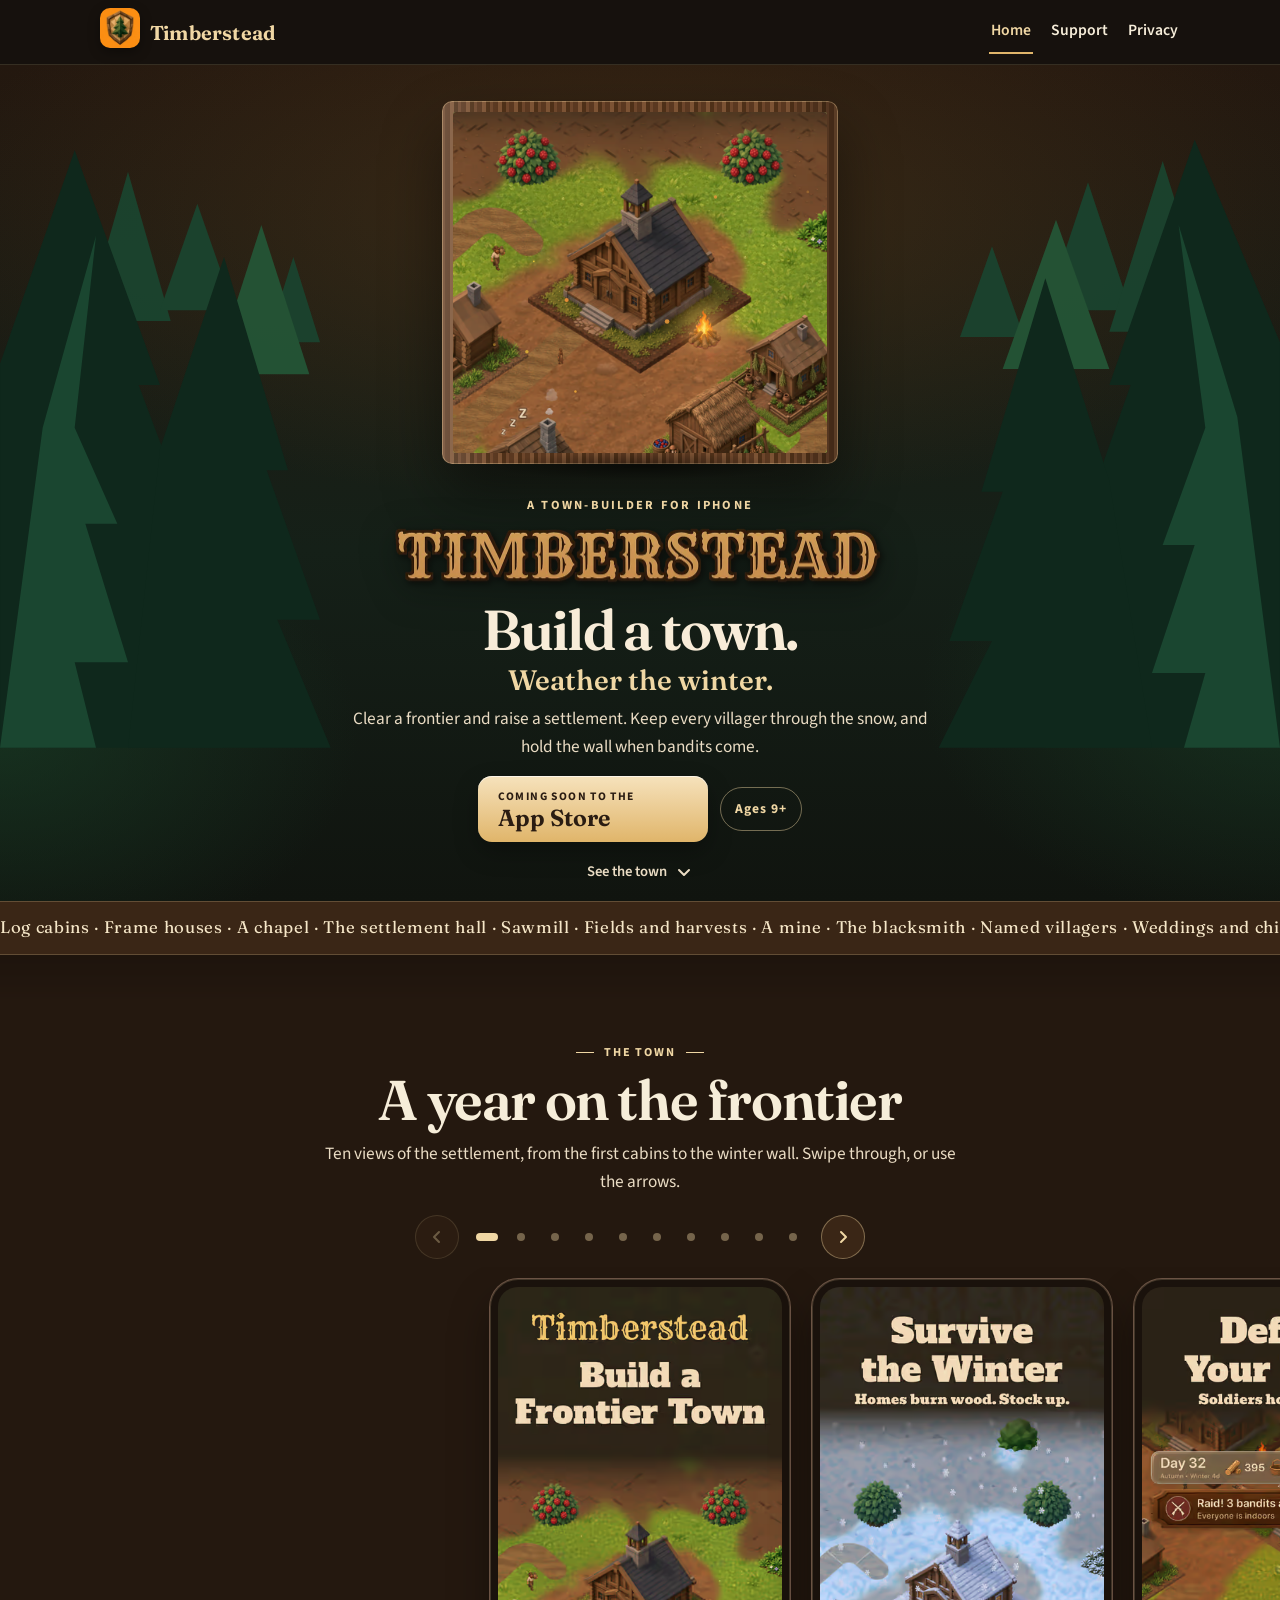
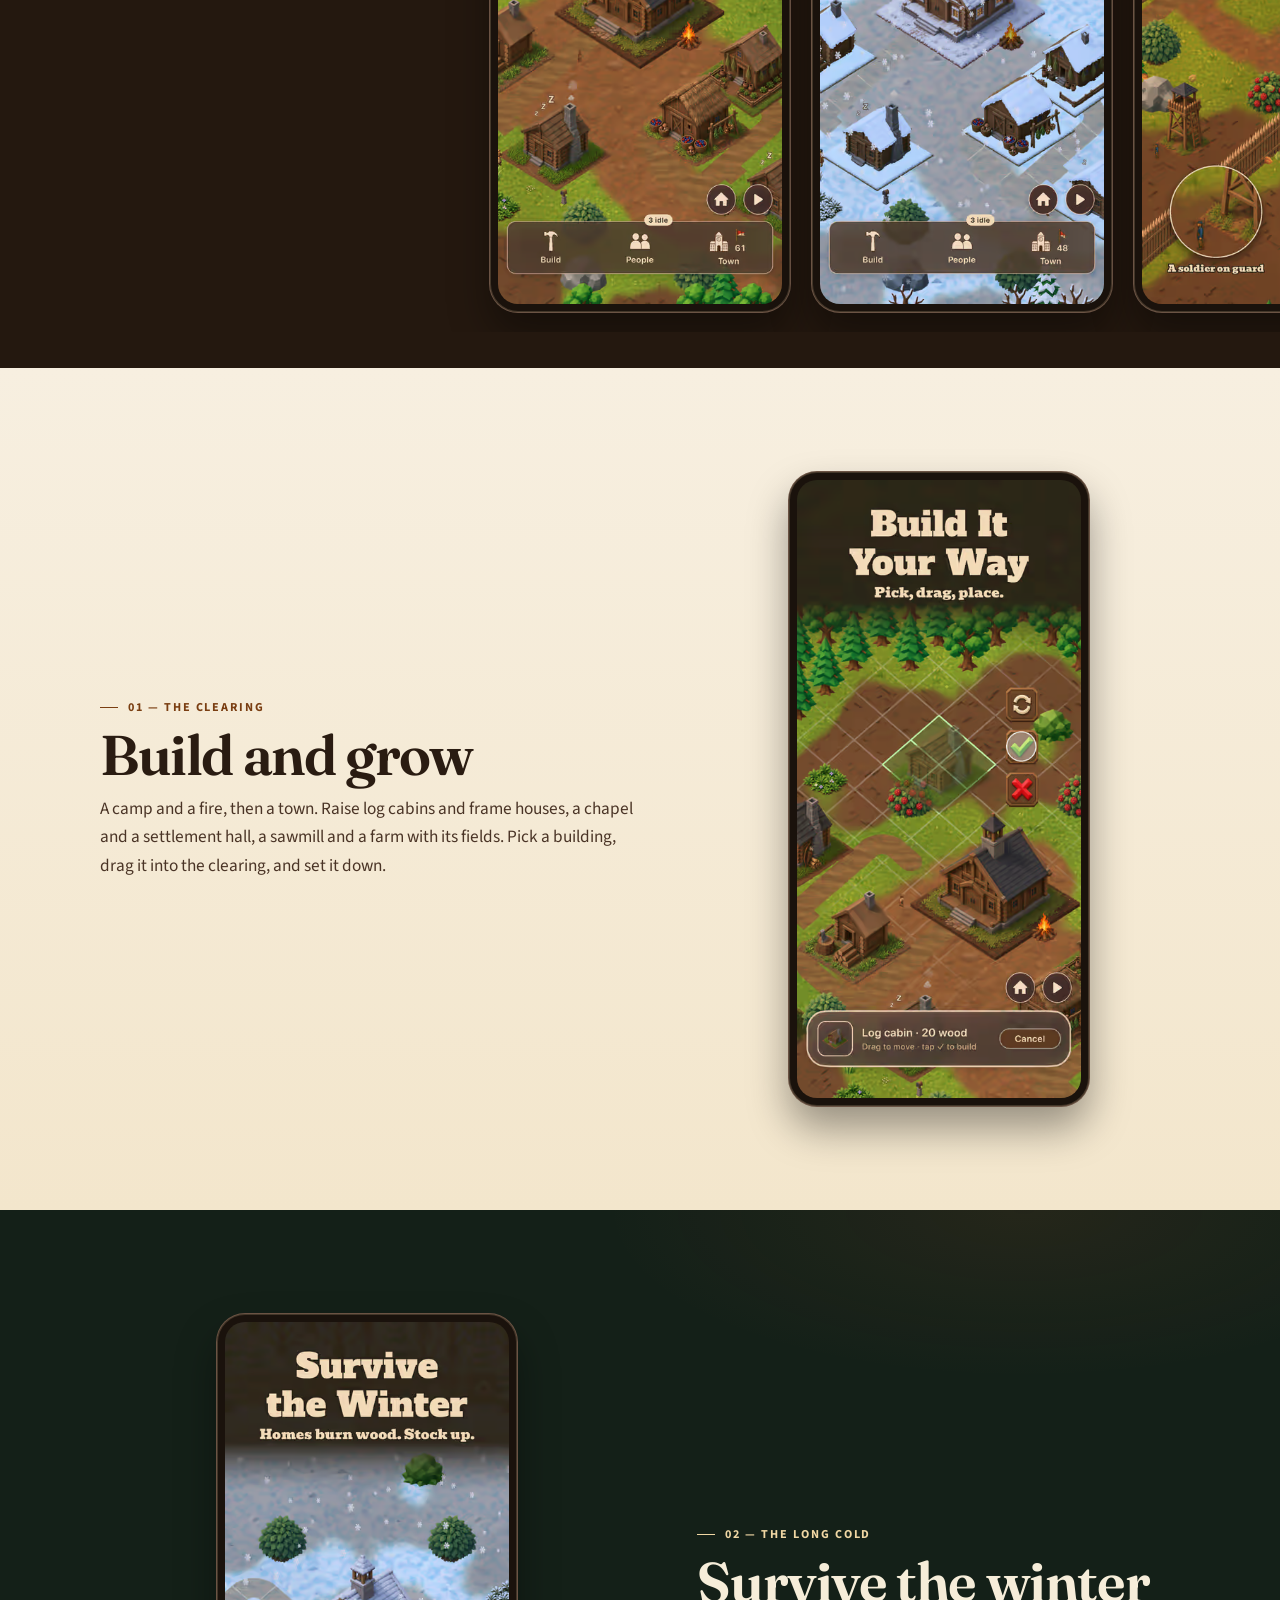
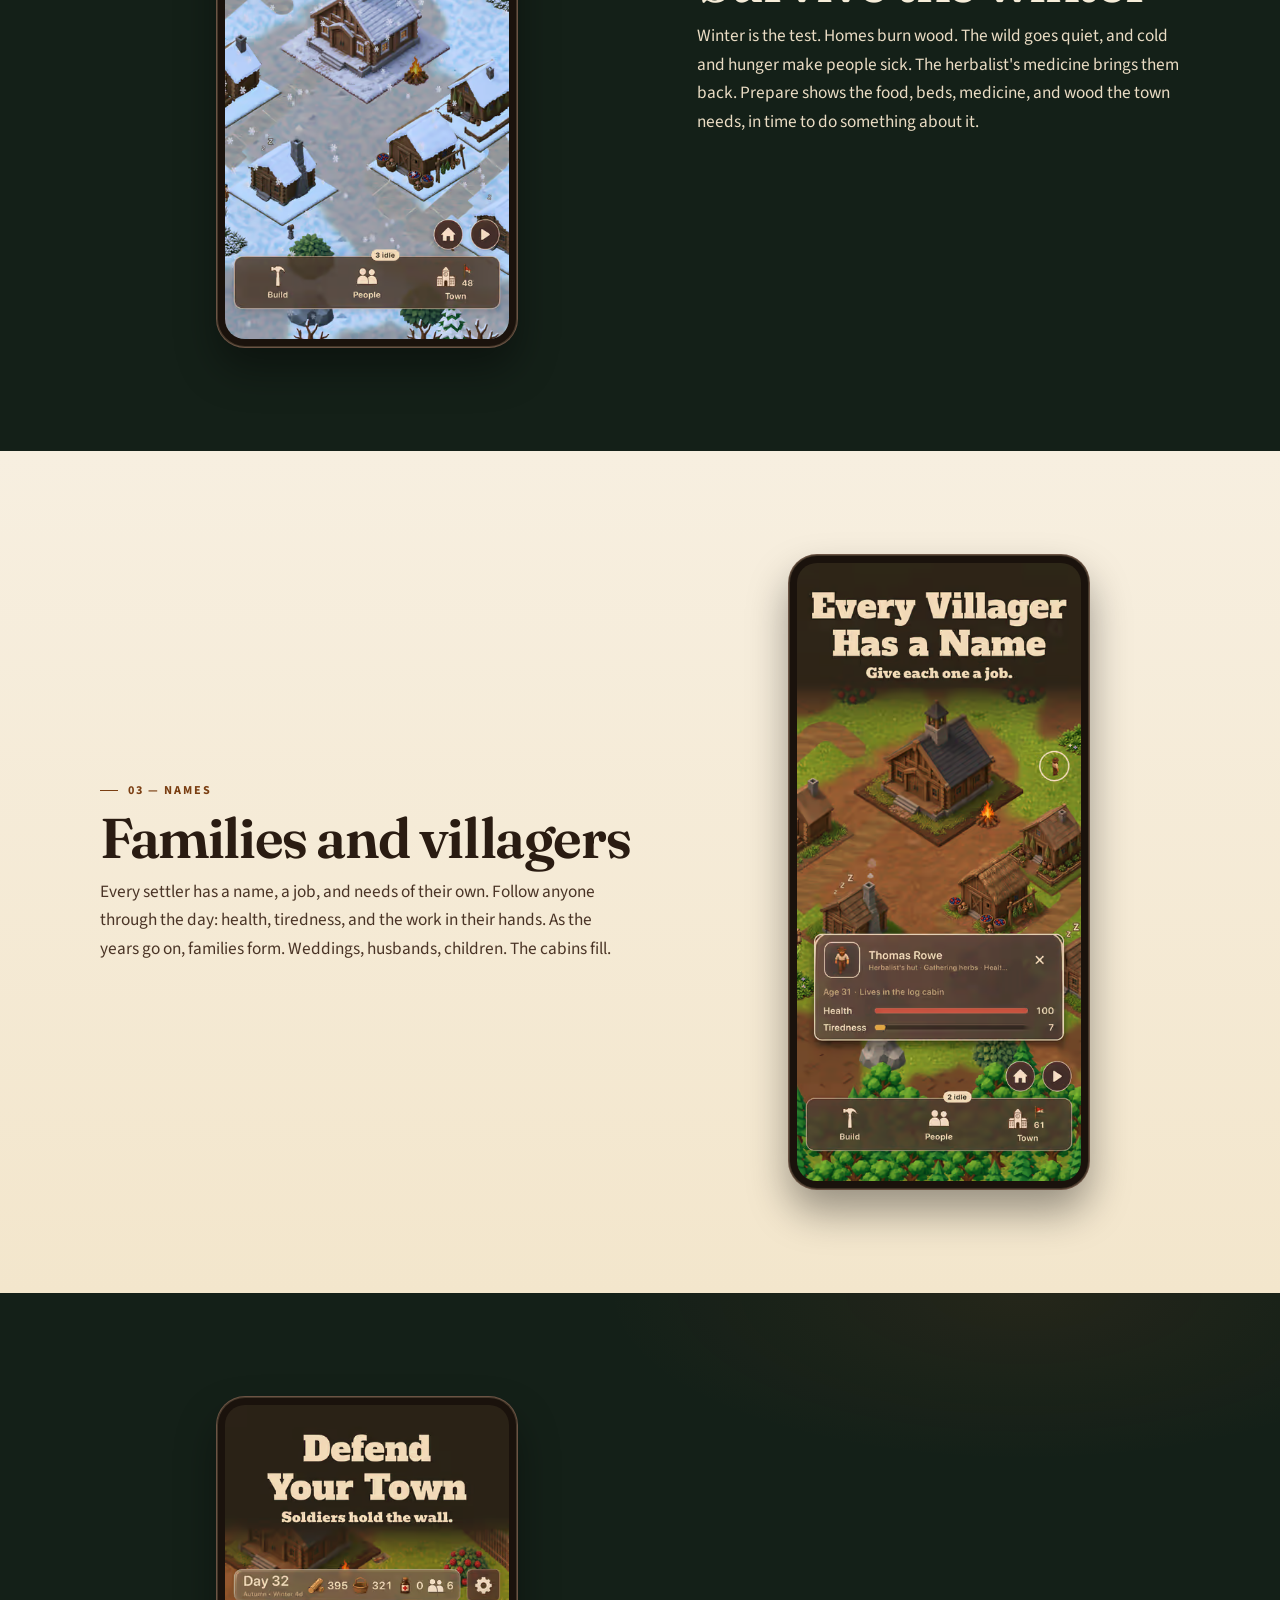
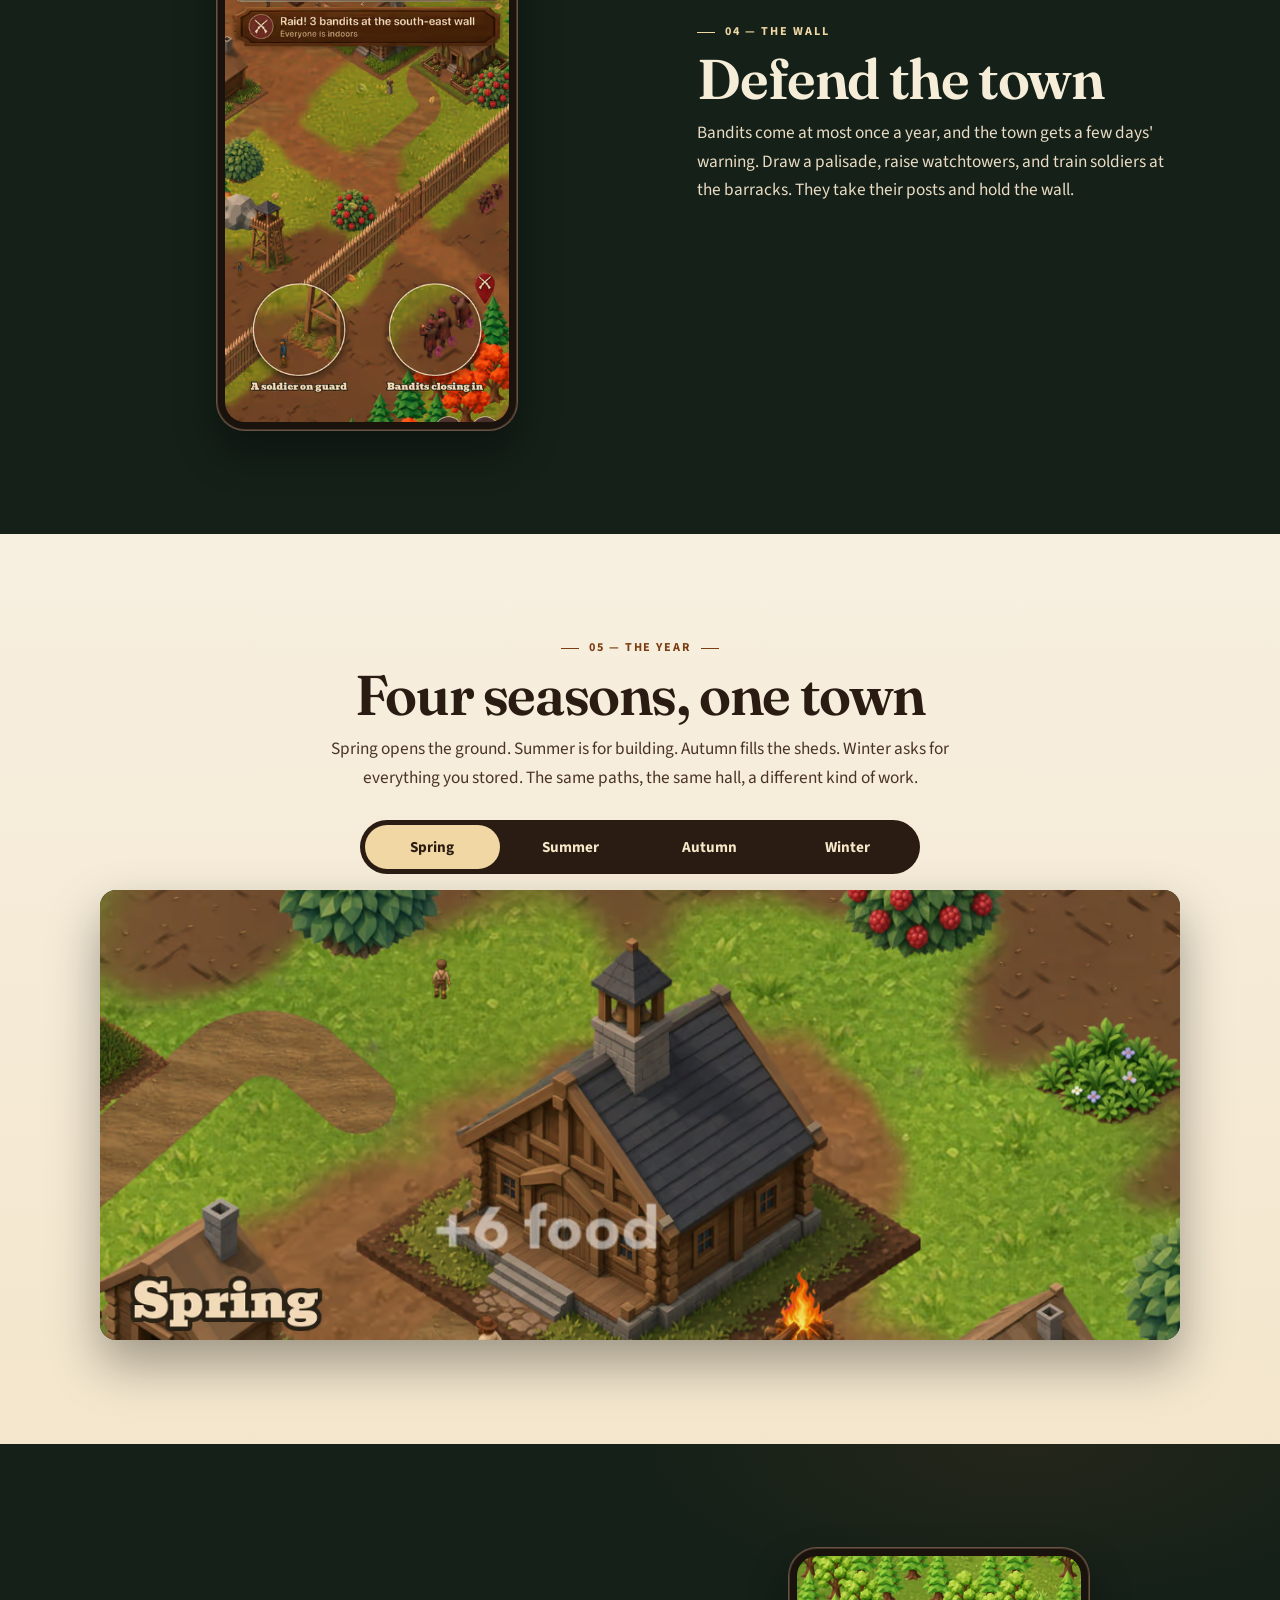
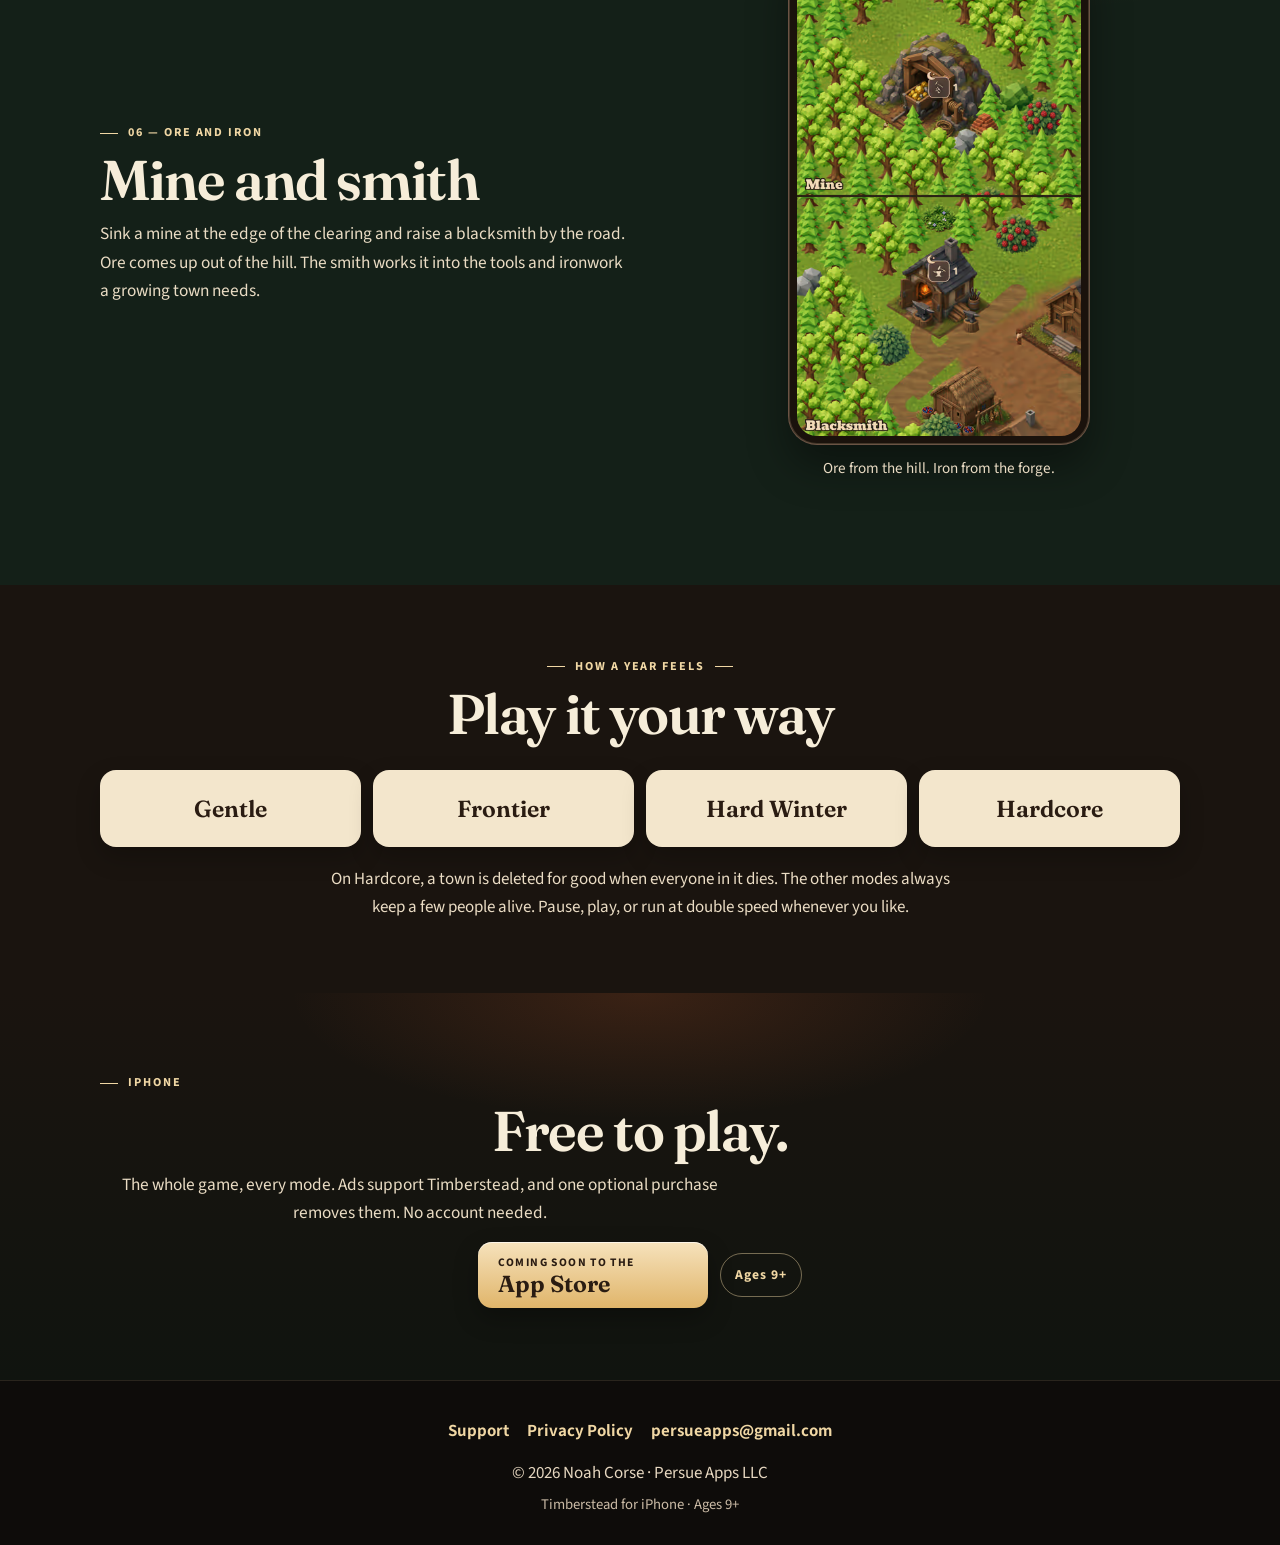
<file: index.html>
<!doctype html>
<html lang="en">
<head>
  <meta charset="utf-8">
  <meta name="viewport" content="width=device-width, initial-scale=1">
  <title>Timberstead — Build a Town</title>
  <meta name="description" content="Timberstead is a frontier town-builder for iPhone. Raise cabins, a chapel, and a hall, see your people through the winter, and hold the wall when bandits come. Free to play, with ads. Coming soon to the App Store.">
  <meta name="theme-color" content="#1a120d">
  <link rel="canonical" href="https://ncorse-create.github.io/timberstead-site/">
  <meta property="og:type" content="website">
  <meta property="og:title" content="Timberstead — Build a Town">
  <meta property="og:description" content="A frontier town-builder for iPhone. Build a town. Weather the winter.">
  <meta property="og:url" content="https://ncorse-create.github.io/timberstead-site/">
  <meta property="og:image" content="https://ncorse-create.github.io/timberstead-site/img/og.jpg">
  <meta name="twitter:card" content="summary_large_image">
  <meta name="twitter:title" content="Timberstead — Build a Town">
  <meta name="twitter:description" content="A frontier town-builder for iPhone. Build a town. Weather the winter.">
  <meta name="twitter:image" content="https://ncorse-create.github.io/timberstead-site/img/og.jpg">
  <link rel="icon" type="image/png" href="favicon-32.png">
  <link rel="apple-touch-icon" href="apple-touch-icon.png">
  <link rel="preload" href="fonts/fraunces.woff2" as="font" type="font/woff2" crossorigin>
  <link rel="preload" as="image" href="img/hero/summer.avif" type="image/avif" fetchpriority="high">
  <link rel="stylesheet" href="style.css">
  <script>document.documentElement.classList.add("js");</script>
  <script type="application/ld+json">
  {
    "@context": "https://schema.org",
    "@type": "VideoGame",
    "name": "Timberstead",
    "alternateName": "Timberstead: Build a Town",
    "url": "https://ncorse-create.github.io/timberstead-site/",
    "image": "https://ncorse-create.github.io/timberstead-site/img/og.jpg",
    "description": "A frontier town-builder for iPhone. Build a town and weather the winter.",
    "genre": "Town builder",
    "playMode": "SinglePlayer",
    "operatingSystem": "iOS",
    "applicationCategory": "Game",
    "contentRating": "9+",
    "isAccessibleForFree": true,
    "author": { "@type": "Person", "name": "Noah Corse" },
    "publisher": { "@type": "Organization", "name": "Persue Apps LLC" }
  }
  </script>
</head>
<body class="page-home">
  <a class="skip" href="#main">Skip to content</a>
  <div class="progress" aria-hidden="true"></div>

  <header class="top">
    <div class="wrap top-inner">
      <a class="brand" href="./">
        <picture>
          <source srcset="img/icon-192.webp" type="image/webp">
          <img src="img/icon-192.png" alt="" width="192" height="192">
        </picture>
        <span>Timberstead</span>
      </a>
      <nav class="nav" aria-label="Primary">
        <a href="./" aria-current="page">Home</a>
        <a href="support/">Support</a>
        <a href="privacy/">Privacy</a>
      </nav>
    </div>
  </header>

  <main id="main" tabindex="-1">
    <section class="hero" aria-labelledby="hero-title">
      <div class="hero-scene">
        <div class="layer pines-far" data-depth="0.16" aria-hidden="true">
          <div class="sway">
            <svg viewBox="0 0 1200 420" preserveAspectRatio="xMidYMax slice">
              <g fill="#1a4630">
                <polygon points="40,220 70,120 100,220"/>
                <polygon points="80,240 120,100 160,240"/>
                <polygon points="150,230 185,130 220,230"/>
                <polygon points="980,230 1020,110 1060,230"/>
                <polygon points="1040,250 1090,90 1140,250"/>
                <polygon points="250,260 275,180 300,260"/>
                <polygon points="900,255 930,170 960,255"/>
                <polygon points="520,250 545,175 570,250"/>
                <polygon points="600,240 640,140 680,240"/>
              </g>
              <g fill="#245838">
                <polygon points="20,280 55,160 90,280"/>
                <polygon points="200,290 245,150 290,290"/>
                <polygon points="940,285 990,145 1040,285"/>
                <polygon points="1120,270 1155,160 1190,270"/>
              </g>
            </svg>
          </div>
        </div>

        <div class="frame-wrap">
          <div class="frame">
            <div class="plates">
              <picture class="plate plate-summer">
                <source srcset="img/hero/summer.avif" type="image/avif">
                <source srcset="img/hero/summer.webp" type="image/webp">
                <img src="img/hero/summer.jpg" width="1206" height="1100" alt="A frontier chapel and log cabins around a campfire, in summer." fetchpriority="high" decoding="async">
              </picture>
              <picture class="plate plate-winter" data-winter hidden aria-hidden="true"></picture>
              <div class="glow" aria-hidden="true"></div>
              <canvas id="motes" aria-hidden="true"></canvas>
            </div>
          </div>
        </div>

        <div class="layer pines-front" data-depth="0.42" aria-hidden="true">
          <div class="sway">
            <svg viewBox="0 0 1200 640" preserveAspectRatio="xMidYMax meet">
              <g fill="#0f281c">
                <polygon points="0,640 0,280 70,80 150,300 130,300 190,460 150,460 210,640"/>
                <polygon points="120,640 150,360 210,180 270,380 250,380 300,520 260,520 310,640"/>
                <polygon points="1200,640 1200,260 1120,70 1040,300 1060,300 1000,470 1040,470 980,640"/>
                <polygon points="1080,640 1040,390 980,200 920,400 940,400 890,540 930,540 880,640"/>
              </g>
              <g fill="#1a4630">
                <polygon points="0,640 40,340 90,160 70,340 110,430 80,430 120,560 70,560 90,640"/>
                <polygon points="1200,640 1160,330 1105,150 1130,340 1090,450 1120,450 1080,570 1130,570 1110,640"/>
              </g>
            </svg>
          </div>
        </div>
      </div>

      <div class="hero-copy wrap">
        <p class="eyebrow">A town-builder for iPhone</p>
        <picture>
          <source srcset="img/wordmark.webp" type="image/webp">
          <img class="wordmark" src="img/wordmark.png" alt="Timberstead" width="1400" height="192">
        </picture>
        <h1 id="hero-title">Build a town.</h1>
        <p class="subhead">Weather the winter.</p>
        <p class="deck">Clear a frontier and raise a settlement. Keep every villager through the snow, and hold the wall when bandits come.</p>
        <div class="cta-row">
          <div class="store" data-store>
            <a class="store-badge" data-store-link hidden href="#">
              <span class="store-kicker">View it on the</span>
              <span class="store-name">App Store</span>
            </a>
            <p class="store-badge is-soon" data-store-soon>
              <span class="store-kicker">Coming soon to the</span>
              <span class="store-name">App Store</span>
            </p>
          </div>
          <p class="age">Ages 9+</p>
        </div>
        <a class="scrollcue" href="#gallery">
          <span>See the town</span>
          <svg width="18" height="18" viewBox="0 0 18 18" aria-hidden="true"><path d="M4 7l5 5 5-5" fill="none" stroke="currentColor" stroke-width="2" stroke-linecap="round" stroke-linejoin="round"/></svg>
        </a>
      </div>
    </section>

    <div class="ribbon" aria-hidden="true">
      <div class="ribbon-track">
        <p>Log cabins · Frame houses · A chapel · The settlement hall · Sawmill · Fields and harvests · A mine · The blacksmith · Named villagers · Weddings and children · Soldiers on the wall · Four seasons · Free to play ·&nbsp;</p>
        <p>Log cabins · Frame houses · A chapel · The settlement hall · Sawmill · Fields and harvests · A mine · The blacksmith · Named villagers · Weddings and children · Soldiers on the wall · Four seasons · Free to play ·&nbsp;</p>
      </div>
    </div>

    <!--
      Gallery frames live in img/gallery as 01–10 (.avif, .webp, .jpg) plus -sm avif/webp.
      To ship a new screenshot round, replace those files and update the alt text and data-title below.
      Captions are baked into the images.
    -->
    <section class="gallery-sec" id="gallery" aria-roledescription="carousel" aria-labelledby="gallery-title">
      <div class="wrap center">
        <p class="kicker">The town</p>
        <h2 id="gallery-title">A year on the frontier</h2>
        <p class="lede">Ten views of the settlement, from the first cabins to the winter wall. Swipe through, or use the arrows.</p>
      </div>
      <div class="gal-bar">
        <button type="button" class="gal-btn" data-gal="prev" aria-label="Previous screenshot">
          <svg width="18" height="18" viewBox="0 0 18 18" aria-hidden="true"><path d="M11 4L6 9l5 5" fill="none" stroke="currentColor" stroke-width="2" stroke-linecap="round" stroke-linejoin="round"/></svg>
        </button>
        <p class="gal-count" aria-hidden="true"><span data-gal-count>1</span> / 10</p>
        <div class="gal-dots" role="group" aria-label="Choose a screenshot">
          <button type="button" class="gal-dot" data-gal-dot aria-label="Show Build a Frontier Town" aria-current="true"></button>
          <button type="button" class="gal-dot" data-gal-dot aria-label="Show Survive the Winter"></button>
          <button type="button" class="gal-dot" data-gal-dot aria-label="Show Defend Your Town"></button>
          <button type="button" class="gal-dot" data-gal-dot aria-label="Show Every Villager Has a Name"></button>
          <button type="button" class="gal-dot" data-gal-dot aria-label="Show Four Seasons, One Town"></button>
          <button type="button" class="gal-dot" data-gal-dot aria-label="Show Plan for Winter"></button>
          <button type="button" class="gal-dot" data-gal-dot aria-label="Show Farm the Land"></button>
          <button type="button" class="gal-dot" data-gal-dot aria-label="Show Train Soldiers"></button>
          <button type="button" class="gal-dot" data-gal-dot aria-label="Show Build It Your Way"></button>
          <button type="button" class="gal-dot" data-gal-dot aria-label="Show Gather from the Wild"></button>
        </div>
        <button type="button" class="gal-btn" data-gal="next" aria-label="Next screenshot">
          <svg width="18" height="18" viewBox="0 0 18 18" aria-hidden="true"><path d="M7 4l5 5-5 5" fill="none" stroke="currentColor" stroke-width="2" stroke-linecap="round" stroke-linejoin="round"/></svg>
        </button>
      </div>
      <div class="gal-track" data-gal-track tabindex="0" aria-label="App Store screenshots">
        <figure class="slide" id="shot-01" data-title="Build a Frontier Town">
          <div class="phone">
            <picture>
              <source type="image/avif" srcset="img/gallery/01-sm.avif 402w, img/gallery/01.avif 804w" sizes="(min-width: 900px) 300px, 74vw">
              <source type="image/webp" srcset="img/gallery/01-sm.webp 402w, img/gallery/01.webp 804w" sizes="(min-width: 900px) 300px, 74vw">
              <img src="img/gallery/01.jpg" width="804" height="1748" alt="App Store image. Timberstead, Build a Frontier Town. A summer settlement with a chapel, log cabins, berry bushes, and a campfire." loading="lazy" decoding="async">
            </picture>
          </div>
        </figure>
        <figure class="slide" id="shot-02" data-title="Survive the Winter">
          <div class="phone">
            <picture>
              <source type="image/avif" srcset="img/gallery/02-sm.avif 402w, img/gallery/02.avif 804w" sizes="(min-width: 900px) 300px, 74vw">
              <source type="image/webp" srcset="img/gallery/02-sm.webp 402w, img/gallery/02.webp 804w" sizes="(min-width: 900px) 300px, 74vw">
              <img src="img/gallery/02.jpg" width="804" height="1748" alt="App Store image. Survive the Winter. Homes burn wood. Stock up. The same town under snow." loading="lazy" decoding="async">
            </picture>
          </div>
        </figure>
        <figure class="slide" id="shot-03" data-title="Defend Your Town">
          <div class="phone">
            <picture>
              <source type="image/avif" srcset="img/gallery/03-sm.avif 402w, img/gallery/03.avif 804w" sizes="(min-width: 900px) 300px, 74vw">
              <source type="image/webp" srcset="img/gallery/03-sm.webp 402w, img/gallery/03.webp 804w" sizes="(min-width: 900px) 300px, 74vw">
              <img src="img/gallery/03.jpg" width="804" height="1748" alt="App Store image. Defend Your Town. Soldiers hold the wall. A raid banner says 3 bandits at the south-east wall, with a soldier on guard and bandits closing in." loading="lazy" decoding="async">
            </picture>
          </div>
        </figure>
        <figure class="slide" id="shot-04" data-title="Every Villager Has a Name">
          <div class="phone">
            <picture>
              <source type="image/avif" srcset="img/gallery/04-sm.avif 402w, img/gallery/04.avif 804w" sizes="(min-width: 900px) 300px, 74vw">
              <source type="image/webp" srcset="img/gallery/04-sm.webp 402w, img/gallery/04.webp 804w" sizes="(min-width: 900px) 300px, 74vw">
              <img src="img/gallery/04.jpg" width="804" height="1748" alt="App Store image. Every Villager Has a Name. Give each one a job. A card for Thomas Rowe, age 31, of the herbalist's hut, with health and tiredness." loading="lazy" decoding="async">
            </picture>
          </div>
        </figure>
        <figure class="slide" id="shot-05" data-title="Four Seasons, One Town">
          <div class="phone">
            <picture>
              <source type="image/avif" srcset="img/gallery/05-sm.avif 402w, img/gallery/05.avif 804w" sizes="(min-width: 900px) 300px, 74vw">
              <source type="image/webp" srcset="img/gallery/05-sm.webp 402w, img/gallery/05.webp 804w" sizes="(min-width: 900px) 300px, 74vw">
              <img src="img/gallery/05.jpg" width="804" height="1748" alt="App Store image. Four Seasons, One Town. The same town, all year. The settlement hall in spring, summer, autumn, and winter." loading="lazy" decoding="async">
            </picture>
          </div>
        </figure>
        <figure class="slide" id="shot-06" data-title="Plan for Winter">
          <div class="phone">
            <picture>
              <source type="image/avif" srcset="img/gallery/06-sm.avif 402w, img/gallery/06.avif 804w" sizes="(min-width: 900px) 300px, 74vw">
              <source type="image/webp" srcset="img/gallery/06-sm.webp 402w, img/gallery/06.webp 804w" sizes="(min-width: 900px) 300px, 74vw">
              <img src="img/gallery/06.jpg" width="804" height="1748" alt="App Store image. Plan for Winter. Food, beds, medicine, wood. The Prepare for winter list over an autumn forest." loading="lazy" decoding="async">
            </picture>
          </div>
        </figure>
        <figure class="slide" id="shot-07" data-title="Farm the Land">
          <div class="phone">
            <picture>
              <source type="image/avif" srcset="img/gallery/07-sm.avif 402w, img/gallery/07.avif 804w" sizes="(min-width: 900px) 300px, 74vw">
              <source type="image/webp" srcset="img/gallery/07-sm.webp 402w, img/gallery/07.webp 804w" sizes="(min-width: 900px) 300px, 74vw">
              <img src="img/gallery/07.jpg" width="804" height="1748" alt="App Store image. Farm the Land. Fields, harvests, a farmhouse. Ripe wheat and a cabin in autumn." loading="lazy" decoding="async">
            </picture>
          </div>
        </figure>
        <figure class="slide" id="shot-08" data-title="Train Soldiers">
          <div class="phone">
            <picture>
              <source type="image/avif" srcset="img/gallery/08-sm.avif 402w, img/gallery/08.avif 804w" sizes="(min-width: 900px) 300px, 74vw">
              <source type="image/webp" srcset="img/gallery/08-sm.webp 402w, img/gallery/08.webp 804w" sizes="(min-width: 900px) 300px, 74vw">
              <img src="img/gallery/08.jpg" width="804" height="1748" alt="App Store image. Train Soldiers. Barracks, towers, palisades. A barracks, a watchtower, and a wooden wall." loading="lazy" decoding="async">
            </picture>
          </div>
        </figure>
        <figure class="slide" id="shot-09" data-title="Build It Your Way">
          <div class="phone">
            <picture>
              <source type="image/avif" srcset="img/gallery/09-sm.avif 402w, img/gallery/09.avif 804w" sizes="(min-width: 900px) 300px, 74vw">
              <source type="image/webp" srcset="img/gallery/09-sm.webp 402w, img/gallery/09.webp 804w" sizes="(min-width: 900px) 300px, 74vw">
              <img src="img/gallery/09.jpg" width="804" height="1748" alt="App Store image. Build It Your Way. Pick, drag, place. A log cabin being set down in the clearing." loading="lazy" decoding="async">
            </picture>
          </div>
        </figure>
        <figure class="slide" id="shot-10" data-title="Gather from the Wild">
          <div class="phone">
            <picture>
              <source type="image/avif" srcset="img/gallery/10-sm.avif 402w, img/gallery/10.avif 804w" sizes="(min-width: 900px) 300px, 74vw">
              <source type="image/webp" srcset="img/gallery/10-sm.webp 402w, img/gallery/10.webp 804w" sizes="(min-width: 900px) 300px, 74vw">
              <img src="img/gallery/10.jpg" width="804" height="1748" alt="App Store image. Gather from the Wild. Hunt, forage, chop timber. Cabins and berry bushes at the forest edge. A badge reads No account needed." loading="lazy" decoding="async">
            </picture>
          </div>
        </figure>
      </div>
      <p class="sr-only" id="gal-live" aria-live="polite"></p>
    </section>

    <section class="chapter chapter-paper" id="build">
      <div class="wrap chapter-grid">
        <div class="chapter-copy reveal">
          <p class="kicker">01 — The clearing</p>
          <h2>Build and grow</h2>
          <p class="lede">A camp and a fire, then a town. Raise log cabins and frame houses, a chapel and a settlement hall, a sawmill and a farm with its fields. Pick a building, drag it into the clearing, and set it down.</p>
        </div>
        <div class="chapter-art reveal">
          <div class="phone">
            <picture>
              <source type="image/avif" srcset="img/gallery/09-sm.avif 402w, img/gallery/09.avif 804w" sizes="280px">
              <source type="image/webp" srcset="img/gallery/09-sm.webp 402w, img/gallery/09.webp 804w" sizes="280px">
              <img src="img/gallery/09.jpg" width="804" height="1748" alt="Placing a log cabin in the clearing. The prompt reads drag to move, tap to build." loading="lazy" decoding="async">
            </picture>
          </div>
        </div>
      </div>
    </section>

    <section class="chapter chapter-night chapter-flip" id="winter">
      <div class="wrap chapter-grid">
        <div class="chapter-copy reveal">
          <p class="kicker">02 — The long cold</p>
          <h2>Survive the winter</h2>
          <p class="lede">Winter is the test. Homes burn wood. The wild goes quiet, and cold and hunger make people sick. The herbalist's medicine brings them back. Prepare shows the food, beds, medicine, and wood the town needs, in time to do something about it.</p>
        </div>
        <div class="chapter-art reveal">
          <div class="phone">
            <picture>
              <source type="image/avif" srcset="img/gallery/02-sm.avif 402w, img/gallery/02.avif 804w" sizes="280px">
              <source type="image/webp" srcset="img/gallery/02-sm.webp 402w, img/gallery/02.webp 804w" sizes="280px">
              <img src="img/gallery/02.jpg" width="804" height="1748" alt="The town in deep snow, under the words Survive the Winter. Homes burn wood. Stock up." loading="lazy" decoding="async">
            </picture>
          </div>
        </div>
      </div>
    </section>

    <section class="chapter chapter-paper" id="people">
      <div class="wrap chapter-grid">
        <div class="chapter-copy reveal">
          <p class="kicker">03 — Names</p>
          <h2>Families and villagers</h2>
          <p class="lede">Every settler has a name, a job, and needs of their own. Follow anyone through the day: health, tiredness, and the work in their hands. As the years go on, families form. Weddings, husbands, children. The cabins fill.</p>
        </div>
        <div class="chapter-art reveal">
          <div class="phone">
            <picture>
              <source type="image/avif" srcset="img/gallery/04-sm.avif 402w, img/gallery/04.avif 804w" sizes="280px">
              <source type="image/webp" srcset="img/gallery/04-sm.webp 402w, img/gallery/04.webp 804w" sizes="280px">
              <img src="img/gallery/04.jpg" width="804" height="1748" alt="A villager card for Thomas Rowe, age 31, who lives in the log cabin and works at the herbalist's hut." loading="lazy" decoding="async">
            </picture>
          </div>
        </div>
      </div>
    </section>

    <section class="chapter chapter-night chapter-flip" id="defend">
      <div class="wrap chapter-grid">
        <div class="chapter-copy reveal">
          <p class="kicker">04 — The wall</p>
          <h2>Defend the town</h2>
          <p class="lede">Bandits come at most once a year, and the town gets a few days' warning. Draw a palisade, raise watchtowers, and train soldiers at the barracks. They take their posts and hold the wall.</p>
        </div>
        <div class="chapter-art reveal">
          <div class="phone">
            <picture>
              <source type="image/avif" srcset="img/gallery/03-sm.avif 402w, img/gallery/03.avif 804w" sizes="280px">
              <source type="image/webp" srcset="img/gallery/03-sm.webp 402w, img/gallery/03.webp 804w" sizes="280px">
              <img src="img/gallery/03.jpg" width="804" height="1748" alt="A raid on the palisade. The banner reads: Raid, 3 bandits at the south-east wall. Everyone is indoors." loading="lazy" decoding="async">
            </picture>
          </div>
        </div>
      </div>
    </section>

    <section class="chapter chapter-paper" id="seasons">
      <div class="wrap">
        <div class="center reveal">
          <p class="kicker">05 — The year</p>
          <h2>Four seasons, one town</h2>
          <p class="lede">Spring opens the ground. Summer is for building. Autumn fills the sheds. Winter asks for everything you stored. The same paths, the same hall, a different kind of work.</p>
        </div>
        <div class="season-explorer reveal" data-seasons>
          <div class="season-tabs" role="tablist" aria-label="Seasons at the settlement hall">
            <button type="button" role="tab" id="tab-spring" aria-controls="panel-spring" aria-selected="true">Spring</button>
            <button type="button" role="tab" id="tab-summer" aria-controls="panel-summer" aria-selected="false" tabindex="-1">Summer</button>
            <button type="button" role="tab" id="tab-autumn" aria-controls="panel-autumn" aria-selected="false" tabindex="-1">Autumn</button>
            <button type="button" role="tab" id="tab-winter" aria-controls="panel-winter" aria-selected="false" tabindex="-1">Winter</button>
          </div>
          <div class="season-stage">
            <figure role="tabpanel" id="panel-spring" aria-labelledby="tab-spring">
              <picture>
                <source srcset="img/seasons/spring.avif" type="image/avif">
                <source srcset="img/seasons/spring.webp" type="image/webp">
                <img src="img/seasons/spring.jpg" width="1200" height="500" alt="The settlement hall in spring, on green grass, with a campfire. Labeled Spring." loading="lazy" decoding="async">
              </picture>
            </figure>
            <figure role="tabpanel" id="panel-summer" aria-labelledby="tab-summer" hidden>
              <picture>
                <source srcset="img/seasons/summer.avif" type="image/avif">
                <source srcset="img/seasons/summer.webp" type="image/webp">
                <img src="img/seasons/summer.jpg" width="1200" height="500" alt="The same hall in summer, among berry bushes. Labeled Summer." loading="lazy" decoding="async">
              </picture>
            </figure>
            <figure role="tabpanel" id="panel-autumn" aria-labelledby="tab-autumn" hidden>
              <picture>
                <source srcset="img/seasons/autumn.avif" type="image/avif">
                <source srcset="img/seasons/autumn.webp" type="image/webp">
                <img src="img/seasons/autumn.jpg" width="1200" height="500" alt="The same hall in autumn, with orange trees. Labeled Autumn." loading="lazy" decoding="async">
              </picture>
            </figure>
            <figure role="tabpanel" id="panel-winter" aria-labelledby="tab-winter" hidden>
              <picture>
                <source srcset="img/seasons/winter.avif" type="image/avif">
                <source srcset="img/seasons/winter.webp" type="image/webp">
                <img src="img/seasons/winter.jpg" width="1200" height="500" alt="The same hall in winter, roof deep in snow, fire still lit. Labeled Winter." loading="lazy" decoding="async">
              </picture>
              <div class="snow" aria-hidden="true"><i></i><i></i><i></i><i></i><i></i><i></i><i></i><i></i><i></i><i></i></div>
            </figure>
          </div>
        </div>
      </div>
    </section>

    <section class="chapter chapter-night" id="smith">
      <div class="wrap chapter-grid">
        <div class="chapter-copy reveal">
          <p class="kicker">06 — Ore and iron</p>
          <h2>Mine and smith</h2>
          <p class="lede">Sink a mine at the edge of the clearing and raise a blacksmith by the road. Ore comes up out of the hill. The smith works it into the tools and ironwork a growing town needs.</p>
        </div>
        <div class="chapter-art reveal">
          <figure class="smith-shot">
            <!-- Game area of the Dig for Iron frame, below the title band: Mine, then Blacksmith. -->
            <div class="phone">
              <picture>
                <source type="image/avif" srcset="img/smith/mine-sm.avif 420w, img/smith/mine.avif 840w" sizes="280px">
                <source type="image/webp" srcset="img/smith/mine-sm.webp 420w, img/smith/mine.webp 840w" sizes="280px">
                <img src="img/smith/mine.jpg" width="840" height="1418" alt="The mine in the hills and the blacksmith, labeled Mine and Blacksmith." loading="lazy" decoding="async">
              </picture>
            </div>
            <figcaption>Ore from the hill. Iron from the forge.</figcaption>
          </figure>
        </div>
      </div>
    </section>

    <section class="play" id="play">
      <div class="wrap center">
        <p class="kicker">How a year feels</p>
        <h2>Play it your way</h2>
        <ul class="modes">
          <li><strong>Gentle</strong></li>
          <li><strong>Frontier</strong></li>
          <li><strong>Hard Winter</strong></li>
          <li><strong>Hardcore</strong></li>
        </ul>
        <p class="note">On Hardcore, a town is deleted for good when everyone in it dies. The other modes always keep a few people alive. Pause, play, or run at double speed whenever you like.</p>
      </div>
    </section>

    <section class="close" aria-labelledby="close-title">
      <div class="wrap">
        <p class="kicker">iPhone</p>
        <h2 id="close-title">Free to play.</h2>
        <p class="lede">The whole game, every mode. Ads support Timberstead, and one optional purchase removes them. No account needed.</p>
        <div class="cta-row">
          <div class="store" data-store>
            <a class="store-badge" data-store-link hidden href="#">
              <span class="store-kicker">View it on the</span>
              <span class="store-name">App Store</span>
            </a>
            <p class="store-badge is-soon" data-store-soon>
              <span class="store-kicker">Coming soon to the</span>
              <span class="store-name">App Store</span>
            </p>
          </div>
          <p class="age">Ages 9+</p>
        </div>
      </div>
    </section>
  </main>

  <footer class="foot">
    <div class="wrap">
      <nav aria-label="Footer">
        <a href="support/">Support</a>
        <a href="privacy/">Privacy Policy</a>
        <a href="mailto:persueapps@gmail.com">persueapps@gmail.com</a>
      </nav>
      <p>© 2026 Noah Corse · Persue Apps LLC</p>
      <p class="foot-note">Timberstead for iPhone · Ages 9+</p>
    </div>
  </footer>

  <script src="site-config.js" defer></script>
  <script src="site.js" defer></script>
</body>
</html>
</file>
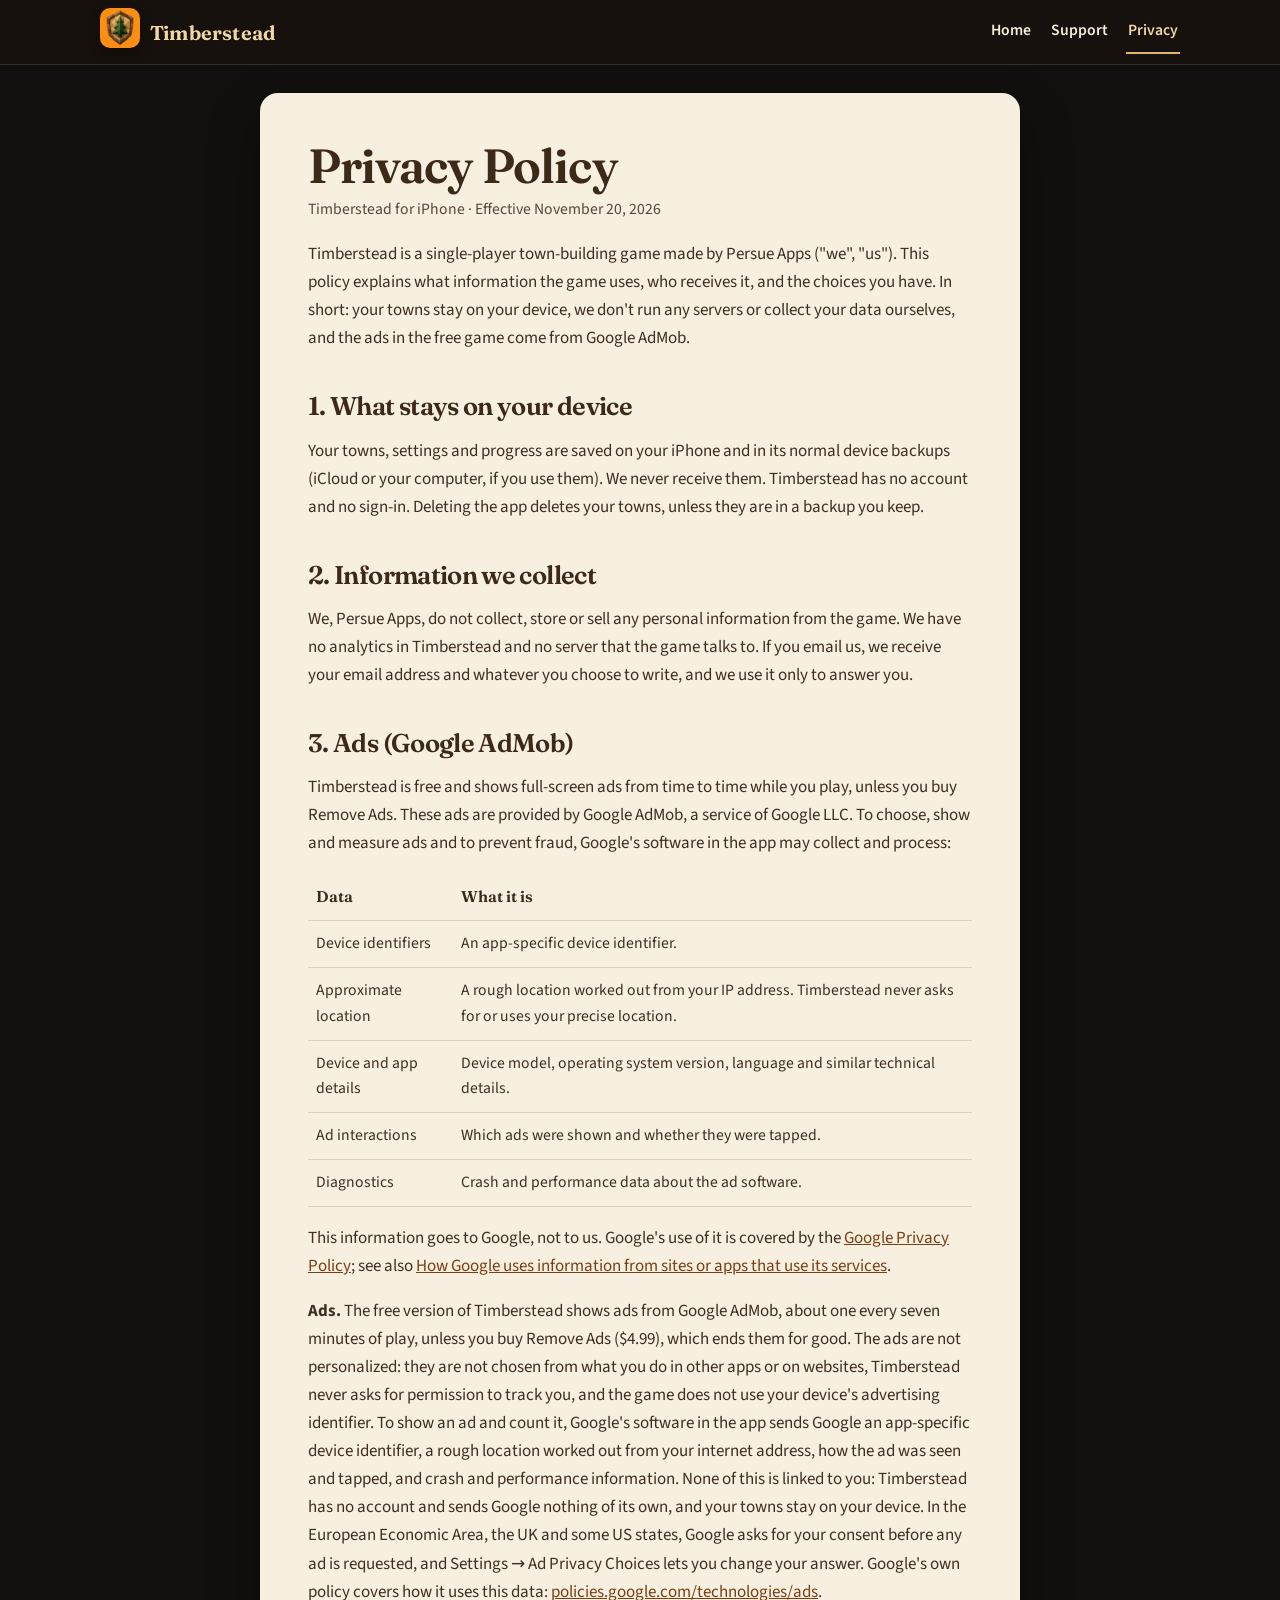
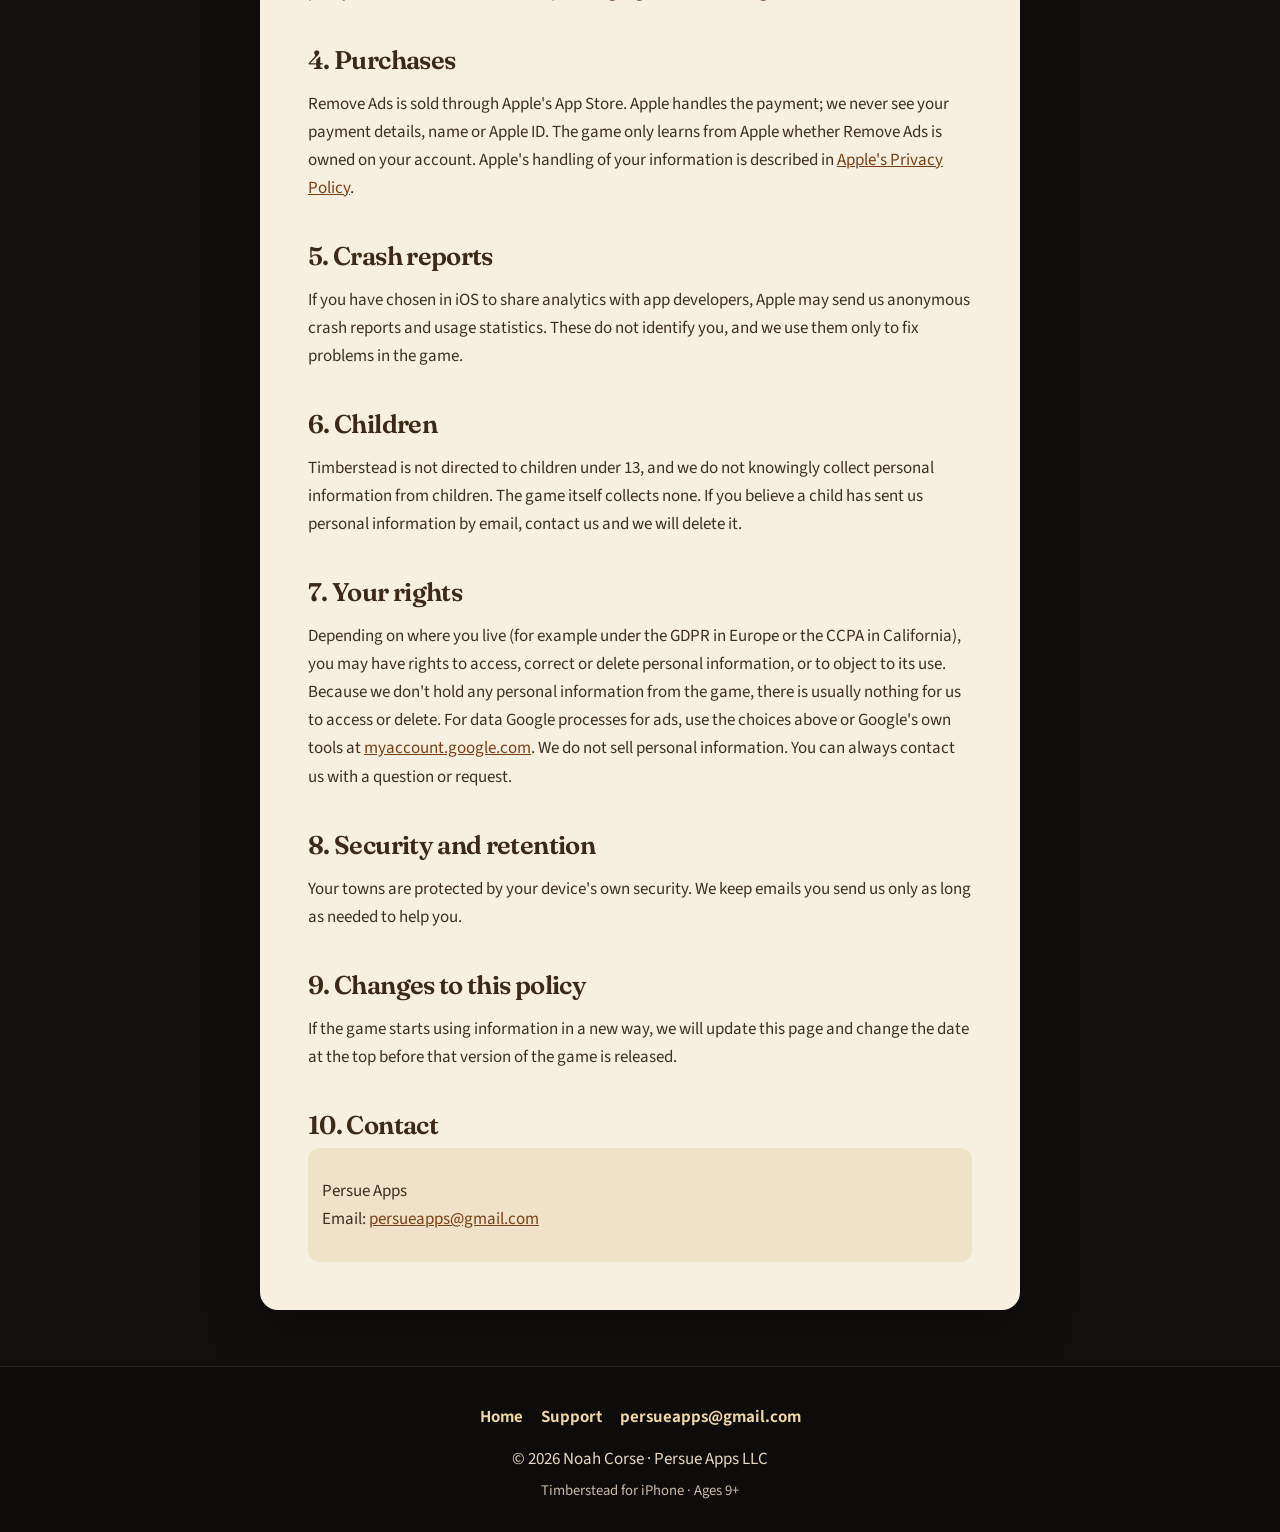
<file: privacy/index.html>
<!doctype html>
<html lang="en">
<head>
  <meta charset="utf-8">
  <meta name="viewport" content="width=device-width, initial-scale=1">
  <title>Privacy Policy · Timberstead</title>
  <meta name="description" content="How Timberstead handles your information: towns saved on your device, non-personalized ads from Google AdMob, and purchases through Apple.">
  <link rel="canonical" href="https://ncorse-create.github.io/timberstead-site/privacy/">
  <link rel="icon" type="image/png" href="../favicon-32.png">
  <link rel="apple-touch-icon" href="../apple-touch-icon.png">
  <link rel="stylesheet" href="../style.css">
  <script>document.documentElement.classList.add("js");</script>
</head>
<body>
  <a class="skip" href="#main">Skip to content</a>
  <header class="top">
    <div class="wrap top-inner">
      <a class="brand" href="../">
        <picture>
          <source srcset="../img/icon-192.webp" type="image/webp">
          <img src="../img/icon-192.png" alt="" width="192" height="192">
        </picture>
        <span>Timberstead</span>
      </a>
      <nav class="nav" aria-label="Primary">
        <a href="../">Home</a>
        <a href="../support/">Support</a>
        <a href="./" aria-current="page">Privacy</a>
      </nav>
    </div>
  </header>

  <main id="main" class="wrap" tabindex="-1">
    <article class="doc">
      <h1>Privacy Policy</h1>
      <p class="meta">Timberstead for iPhone · Effective November 20, 2026</p>

      <p>Timberstead is a single-player town-building game made by Persue Apps ("we", "us"). This policy explains what information the game uses, who receives it, and the choices you have. In short: your towns stay on your device, we don't run any servers or collect your data ourselves, and the ads in the free game come from Google AdMob.</p>

      <h2>1. What stays on your device</h2>
      <p>Your towns, settings and progress are saved on your iPhone and in its normal device backups (iCloud or your computer, if you use them). We never receive them. Timberstead has no account and no sign-in. Deleting the app deletes your towns, unless they are in a backup you keep.</p>

      <h2>2. Information we collect</h2>
      <p>We, Persue Apps, do not collect, store or sell any personal information from the game. We have no analytics in Timberstead and no server that the game talks to. If you email us, we receive your email address and whatever you choose to write, and we use it only to answer you.</p>

      <h2>3. Ads (Google AdMob)</h2>
      <p>Timberstead is free and shows full-screen ads from time to time while you play, unless you buy Remove Ads. These ads are provided by Google AdMob, a service of Google LLC. To choose, show and measure ads and to prevent fraud, Google's software in the app may collect and process:</p>
      <table>
        <thead><tr><th>Data</th><th>What it is</th></tr></thead>
        <tbody>
          <tr><td>Device identifiers</td><td>An app-specific device identifier.</td></tr>
          <tr><td>Approximate location</td><td>A rough location worked out from your IP address. Timberstead never asks for or uses your precise location.</td></tr>
          <tr><td>Device and app details</td><td>Device model, operating system version, language and similar technical details.</td></tr>
          <tr><td>Ad interactions</td><td>Which ads were shown and whether they were tapped.</td></tr>
          <tr><td>Diagnostics</td><td>Crash and performance data about the ad software.</td></tr>
        </tbody>
      </table>
      <p>This information goes to Google, not to us. Google's use of it is covered by the <a href="https://policies.google.com/privacy">Google Privacy Policy</a>; see also <a href="https://policies.google.com/technologies/partner-sites">How Google uses information from sites or apps that use its services</a>.</p>

      <p><strong>Ads.</strong> The free version of Timberstead shows ads from Google AdMob, about one every seven minutes of play, unless you buy Remove Ads ($4.99), which ends them for good. The ads are not personalized: they are not chosen from what you do in other apps or on websites, Timberstead never asks for permission to track you, and the game does not use your device's advertising identifier. To show an ad and count it, Google's software in the app sends Google an app-specific device identifier, a rough location worked out from your internet address, how the ad was seen and tapped, and crash and performance information. None of this is linked to you: Timberstead has no account and sends Google nothing of its own, and your towns stay on your device. In the European Economic Area, the UK and some US states, Google asks for your consent before any ad is requested, and Settings → Ad Privacy Choices lets you change your answer. Google's own policy covers how it uses this data: <a href="https://policies.google.com/technologies/ads">policies.google.com/technologies/ads</a>.</p>

      <h2>4. Purchases</h2>
      <p>Remove Ads is sold through Apple's App Store. Apple handles the payment; we never see your payment details, name or Apple ID. The game only learns from Apple whether Remove Ads is owned on your account. Apple's handling of your information is described in <a href="https://www.apple.com/legal/privacy/">Apple's Privacy Policy</a>.</p>

      <h2>5. Crash reports</h2>
      <p>If you have chosen in iOS to share analytics with app developers, Apple may send us anonymous crash reports and usage statistics. These do not identify you, and we use them only to fix problems in the game.</p>

      <h2>6. Children</h2>
      <p>Timberstead is not directed to children under 13, and we do not knowingly collect personal information from children. The game itself collects none. If you believe a child has sent us personal information by email, contact us and we will delete it.</p>

      <h2>7. Your rights</h2>
      <p>Depending on where you live (for example under the GDPR in Europe or the CCPA in California), you may have rights to access, correct or delete personal information, or to object to its use. Because we don't hold any personal information from the game, there is usually nothing for us to access or delete. For data Google processes for ads, use the choices above or Google's own tools at <a href="https://myaccount.google.com/data-and-privacy">myaccount.google.com</a>. We do not sell personal information. You can always contact us with a question or request.</p>

      <h2>8. Security and retention</h2>
      <p>Your towns are protected by your device's own security. We keep emails you send us only as long as needed to help you.</p>

      <h2>9. Changes to this policy</h2>
      <p>If the game starts using information in a new way, we will update this page and change the date at the top before that version of the game is released.</p>

      <h2>10. Contact</h2>
      <div class="contact">
        <p>Persue Apps<br>Email: <a href="mailto:persueapps@gmail.com">persueapps@gmail.com</a></p>
      </div>
    </article>
  </main>

  <footer class="foot">
    <div class="wrap">
      <nav aria-label="Footer">
        <a href="../">Home</a>
        <a href="../support/">Support</a>
        <a href="mailto:persueapps@gmail.com">persueapps@gmail.com</a>
      </nav>
      <p>© 2026 Noah Corse · Persue Apps LLC</p>
      <p class="foot-note">Timberstead for iPhone · Ages 9+</p>
    </div>
  </footer>
</body>
</html>
</file>
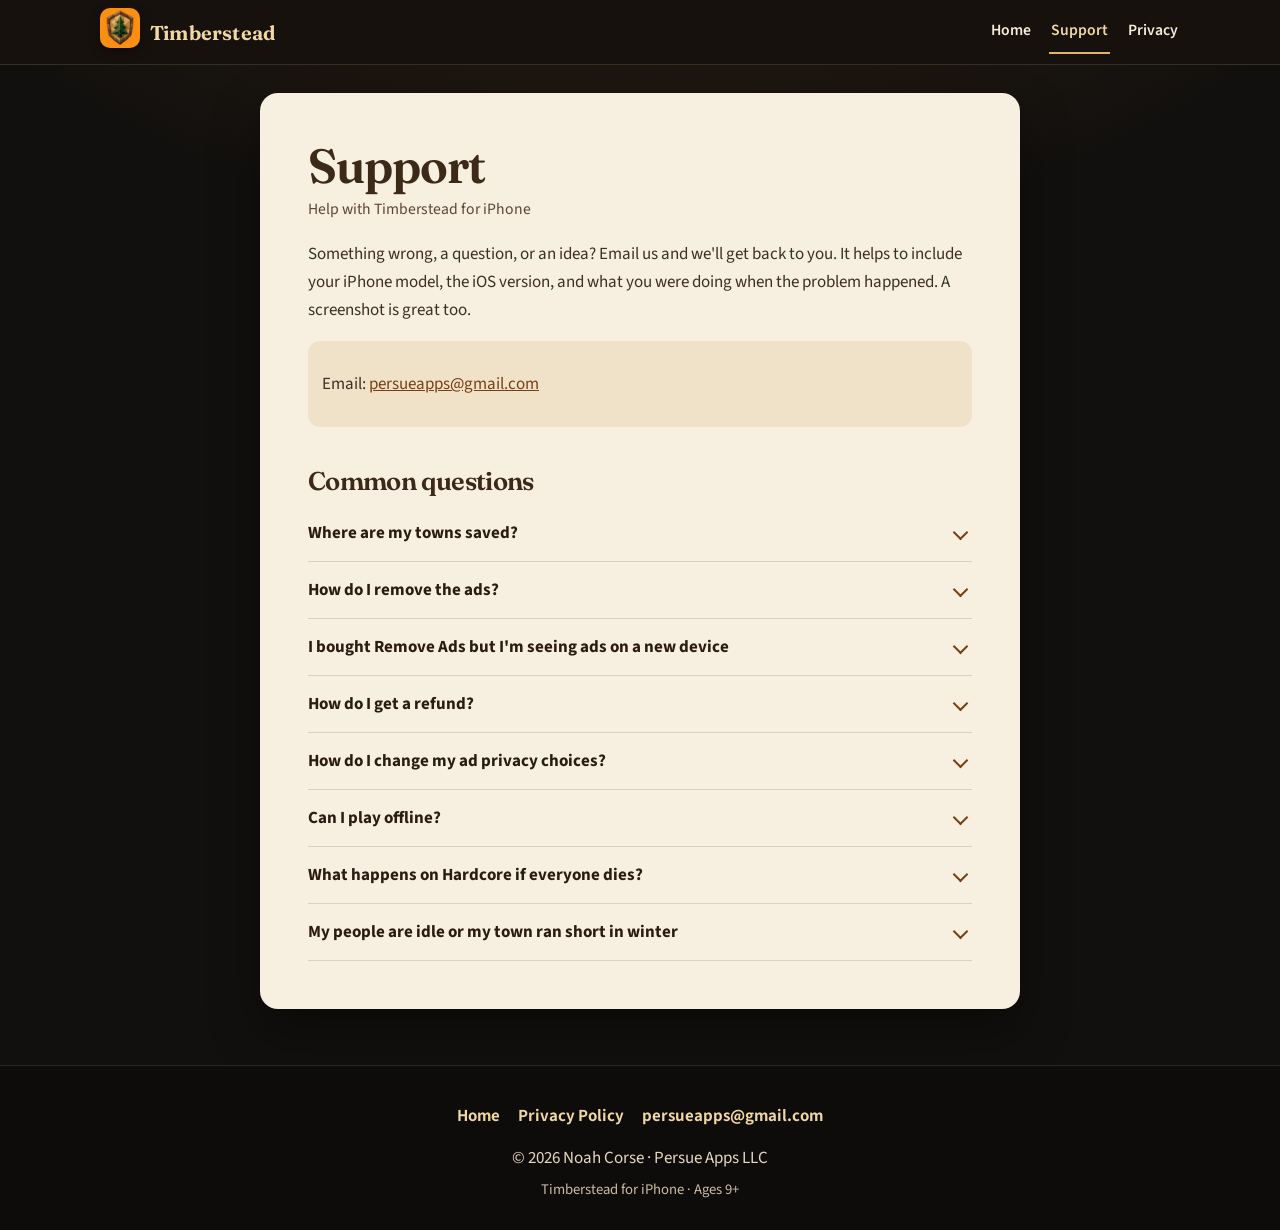
<file: support/index.html>
<!doctype html>
<html lang="en">
<head>
  <meta charset="utf-8">
  <meta name="viewport" content="width=device-width, initial-scale=1">
  <title>Support · Timberstead</title>
  <meta name="description" content="Help with Timberstead: saves, Remove Ads, restoring a purchase, and how to reach us.">
  <link rel="canonical" href="https://ncorse-create.github.io/timberstead-site/support/">
  <link rel="icon" type="image/png" href="../favicon-32.png">
  <link rel="apple-touch-icon" href="../apple-touch-icon.png">
  <link rel="stylesheet" href="../style.css">
  <script>document.documentElement.classList.add("js");</script>
</head>
<body>
  <a class="skip" href="#main">Skip to content</a>
  <header class="top">
    <div class="wrap top-inner">
      <a class="brand" href="../">
        <picture>
          <source srcset="../img/icon-192.webp" type="image/webp">
          <img src="../img/icon-192.png" alt="" width="192" height="192">
        </picture>
        <span>Timberstead</span>
      </a>
      <nav class="nav" aria-label="Primary">
        <a href="../">Home</a>
        <a href="./" aria-current="page">Support</a>
        <a href="../privacy/">Privacy</a>
      </nav>
    </div>
  </header>

  <main id="main" class="wrap" tabindex="-1">
    <article class="doc">
      <h1>Support</h1>
      <p class="meta">Help with Timberstead for iPhone</p>

      <p>Something wrong, a question, or an idea? Email us and we'll get back to you. It helps to include your iPhone model, the iOS version, and what you were doing when the problem happened. A screenshot is great too.</p>
      <div class="contact">
        <p>Email: <a href="mailto:persueapps@gmail.com?subject=Timberstead%20support">persueapps@gmail.com</a></p>
      </div>

      <h2>Common questions</h2>

      <details>
        <summary>Where are my towns saved?</summary>
        <p>On your iPhone, and in its normal backups (iCloud Backup or your computer). There's no account. If you move to a new iPhone by restoring a backup, your towns come with you. Deleting the app deletes its towns.</p>
      </details>

      <details>
        <summary>How do I remove the ads?</summary>
        <p>Open Settings in the game (the gear button) and tap Remove Ads. It's a one-time purchase through the App Store, and it removes every ad for good.</p>
      </details>

      <details>
        <summary>I bought Remove Ads but I'm seeing ads on a new device</summary>
        <p>Open Settings in the game and tap Restore Purchases, signed in with the same Apple account you bought it with. If that doesn't work, email us.</p>
      </details>

      <details>
        <summary>How do I get a refund?</summary>
        <p>Purchases are handled by Apple. You can ask Apple for a refund at <a href="https://reportaproblem.apple.com">reportaproblem.apple.com</a>.</p>
      </details>

      <details>
        <summary>How do I change my ad privacy choices?</summary>
        <p>Timberstead never asks to track you. In the European Economic Area, the UK and some US states, Settings in the game has Ad Privacy Choices. See the <a href="../privacy/">Privacy Policy</a> for details.</p>
      </details>

      <details>
        <summary>Can I play offline?</summary>
        <p>Yes. The whole game plays without a connection. Ads only appear when you're online.</p>
      </details>

      <details>
        <summary>What happens on Hardcore if everyone dies?</summary>
        <p>On Hardcore, a town is deleted for good when everyone in it dies. The other modes always keep a few people alive.</p>
      </details>

      <details>
        <summary>My people are idle or my town ran short in winter</summary>
        <p>Tap People to see who is idle and give them a job. Before winter, open Prepare from the winter card to see how much wood, food and medicine the town needs.</p>
      </details>
    </article>
  </main>

  <footer class="foot">
    <div class="wrap">
      <nav aria-label="Footer">
        <a href="../">Home</a>
        <a href="../privacy/">Privacy Policy</a>
        <a href="mailto:persueapps@gmail.com">persueapps@gmail.com</a>
      </nav>
      <p>© 2026 Noah Corse · Persue Apps LLC</p>
      <p class="foot-note">Timberstead for iPhone · Ages 9+</p>
    </div>
  </footer>
</body>
</html>
</file>
<file: style.css>
@font-face {
  font-family: "Fraunces";
  src: url("fonts/fraunces.woff2") format("woff2");
  font-weight: 100 900;
  font-style: normal;
  font-display: swap;
}

@font-face {
  font-family: "Source Sans 3";
  src: url("fonts/source-sans-3.woff2") format("woff2");
  font-weight: 200 900;
  font-style: normal;
  font-display: swap;
}

:root {
  --ink: #2a1c12;
  --ink-soft: #4a3426;
  --night: #12100e;
  --night-2: #1a120d;
  --forest: #142018;
  --forest-2: #1c2c22;
  --paper: #f3e6cc;
  --paper-2: #f7efe0;
  --gold: #f0d7a4;
  --gold-deep: #e0b56a;
  --ember: #e36a32;
  --line: rgba(42, 28, 18, 0.14);
  --display: "Fraunces", "Iowan Old Style", Palatino, Georgia, serif;
  --sans: "Source Sans 3", "Segoe UI", system-ui, sans-serif;
  --header: 64px;
  --wrap: 1080px;
  --shadow: 0 24px 50px rgba(0, 0, 0, 0.35);
}

* { box-sizing: border-box; }
html { -webkit-text-size-adjust: 100%; text-size-adjust: 100%; }
html:focus-within { scroll-behavior: smooth; }

body {
  margin: 0;
  background:
    radial-gradient(1200px 600px at 50% -10%, rgba(90, 58, 28, 0.35), transparent 60%),
    var(--night);
  color: #f6edd9;
  font-family: var(--sans);
  font-size: 1.0625rem;
  line-height: 1.65;
  font-synthesis: none;
}

img { max-width: 100%; height: auto; }
[hidden] { display: none !important; }
button, a { -webkit-tap-highlight-color: transparent; }
::selection { background: #e7b15a; color: #1a120d; }

:focus-visible {
  outline: 3px solid #e7b15a;
  outline-offset: 3px;
}

@media (prefers-reduced-motion: reduce) {
  html:focus-within { scroll-behavior: auto; }
}

.skip {
  position: absolute;
  left: 12px;
  top: -48px;
  z-index: 80;
  background: var(--gold);
  color: var(--ink);
  padding: 10px 14px;
  border-radius: 8px;
  font-weight: 700;
  text-decoration: none;
}
.skip:focus { top: 12px; }

.sr-only {
  position: absolute;
  width: 1px;
  height: 1px;
  padding: 0;
  margin: -1px;
  overflow: hidden;
  clip: rect(0, 0, 0, 0);
  white-space: nowrap;
  border: 0;
}

.wrap {
  width: min(var(--wrap), calc(100% - 32px));
  margin-inline: auto;
}
[id] { scroll-margin-top: 80px; }

.progress {
  position: fixed;
  inset: 0 auto auto 0;
  z-index: 70;
  width: 100%;
  height: 3px;
  background: linear-gradient(90deg, #c47a32, var(--gold));
  transform: scaleX(0);
  transform-origin: 0 50%;
  pointer-events: none;
}
@supports (animation-timeline: scroll()) {
  @media (prefers-reduced-motion: no-preference) {
    .progress {
      animation: grow linear;
      animation-timeline: scroll(root);
    }
  }
}
@keyframes grow { to { transform: scaleX(1); } }

/* Header */
.top {
  position: sticky;
  top: 0;
  z-index: 40;
  background: #16110d;
  border-bottom: 1px solid rgba(240, 215, 164, 0.14);
}
.top.is-stuck { box-shadow: 0 10px 30px rgba(0, 0, 0, 0.35); }
.top-inner {
  display: flex;
  align-items: center;
  justify-content: space-between;
  min-height: var(--header);
  gap: 12px;
}
.brand {
  display: flex;
  align-items: center;
  gap: 10px;
  color: var(--gold);
  text-decoration: none;
  font-family: var(--display);
  font-weight: 650;
  font-size: 1.25rem;
  letter-spacing: 0.01em;
}
.brand img {
  width: 40px;
  height: 40px;
  border-radius: 10px;
  box-shadow: 0 4px 12px rgba(0, 0, 0, 0.35);
}
.nav { display: flex; gap: 16px; align-items: center; }
.nav a {
  color: #f6edd9;
  text-decoration: none;
  font-weight: 600;
  font-size: 0.98rem;
  padding: 8px 2px;
  border-bottom: 2px solid transparent;
}
.nav a:hover { color: var(--gold); }
.nav a[aria-current="page"] {
  color: var(--gold);
  border-bottom-color: var(--gold-deep);
}

/* Hero */
.hero {
  position: relative;
  min-height: calc(100svh - var(--header));
  display: flex;
  flex-direction: column;
  overflow: hidden;
  background:
    radial-gradient(80% 50% at 50% 18%, rgba(92, 62, 28, 0.45), transparent 70%),
    radial-gradient(40% 40% at 0% 80%, rgba(24, 58, 36, 0.7), transparent 70%),
    radial-gradient(40% 40% at 100% 75%, rgba(24, 58, 36, 0.65), transparent 70%),
    linear-gradient(180deg, #24180f 0%, #152018 58%, #10140f 100%);
}
.hero-scene {
  position: relative;
  flex: 1;
  min-height: 300px;
  display: grid;
  place-items: center;
  padding: 18px 0 8px;
}
.layer { position: absolute; inset: 0; pointer-events: none; }
.pines-far { z-index: 1; opacity: 0.9; }
.pines-front { z-index: 3; }
@media (max-width: 799px) {
  .pines-front { z-index: 1; }
}
.pines svg { width: 100%; height: 100%; display: block; }
.sway { width: 100%; height: 100%; transform-origin: 50% 100%; }
.frame-wrap {
  position: relative;
  z-index: 2;
  width: min(420px, 86vw, 46vh);
}
.frame-wrap::after {
  content: "";
  position: absolute;
  left: 12%;
  right: 12%;
  bottom: -16px;
  height: 28px;
  background: radial-gradient(ellipse at center, rgba(0, 0, 0, 0.45), transparent 70%);
  pointer-events: none;
}
.frame {
  padding: 11px;
  border-radius: 10px;
  background:
    linear-gradient(90deg, rgba(255, 255, 255, 0.14), transparent 14%, transparent 86%, rgba(0, 0, 0, 0.28)),
    repeating-linear-gradient(90deg, #6d462b 0 3px, #5a3820 3px 8px, #7c5334 8px 12px, #4e3018 12px 16px);
  box-shadow:
    0 30px 60px rgba(0, 0, 0, 0.45),
    inset 0 0 0 1px rgba(243, 215, 161, 0.35);
}
.plates {
  position: relative;
  aspect-ratio: 1206 / 1100;
  overflow: hidden;
  border-radius: 3px;
  background: #6d9448;
  box-shadow: inset 0 0 0 1px rgba(240, 210, 150, 0.4);
}
.plate { position: absolute; inset: 0; margin: 0; }
.plate img {
  width: 100%;
  height: 100%;
  object-fit: cover;
  display: block;
}
.plate-winter { opacity: 0; }
.glow {
  position: absolute;
  left: 67%;
  top: 63%;
  width: 30%;
  height: 26%;
  transform: translate(-50%, -50%);
  background: radial-gradient(circle, rgba(255, 176, 70, 0.55), rgba(255, 110, 40, 0.12) 42%, transparent 70%);
  mix-blend-mode: screen;
  pointer-events: none;
  z-index: 2;
}
#motes {
  position: absolute;
  inset: 0;
  width: 100%;
  height: 100%;
  z-index: 3;
  pointer-events: none;
}
.hero-copy {
  position: relative;
  z-index: 4;
  text-align: center;
  padding: 8px 0 28px;
}
.eyebrow {
  margin: 0;
  letter-spacing: 0.18em;
  text-transform: uppercase;
  font-size: 0.78rem;
  font-weight: 700;
  color: var(--gold);
}
.wordmark {
  width: min(560px, 86vw);
  height: auto;
  margin: 8px auto 0;
  display: block;
  filter: drop-shadow(0 8px 18px rgba(0, 0, 0, 0.35));
}
.hero h1 {
  margin: 12px 0 0;
  font-family: var(--display);
  font-weight: 620;
  font-size: clamp(2.7rem, 7.4vw, 5.6rem);
  line-height: 0.92;
  letter-spacing: -0.03em;
  color: #f8ecd8;
}
.subhead {
  margin: 8px 0 0;
  font-family: var(--display);
  font-weight: 560;
  font-size: clamp(1.45rem, 3vw, 2.15rem);
  color: var(--gold);
  line-height: 1.15;
}
.deck {
  margin: 14px auto 0;
  max-width: 38rem;
  color: #eadcc4;
  font-size: 1.08rem;
}
.cta-row {
  margin-top: 22px;
  display: flex;
  flex-wrap: wrap;
  gap: 12px;
  justify-content: center;
  align-items: center;
}
.store-badge {
  display: inline-flex;
  flex-direction: column;
  align-items: flex-start;
  text-align: left;
  text-decoration: none;
  min-width: 230px;
  padding: 11px 20px 12px;
  border-radius: 14px;
  background: linear-gradient(180deg, #f6e2bc, #e0b56a);
  color: #2a1c12;
  box-shadow: 0 10px 24px rgba(0, 0, 0, 0.28), inset 0 1px 0 rgba(255, 255, 255, 0.65);
}
p.store-badge { margin: 0; cursor: default; }
.store-kicker {
  font-size: 0.72rem;
  font-weight: 700;
  letter-spacing: 0.12em;
  text-transform: uppercase;
}
.store-name {
  font-family: var(--display);
  font-weight: 650;
  font-size: 1.45rem;
  line-height: 1.05;
}
.age {
  margin: 0;
  display: inline-flex;
  align-items: center;
  min-height: 44px;
  padding: 0 14px;
  border-radius: 999px;
  border: 1px solid rgba(240, 215, 164, 0.45);
  color: var(--gold);
  letter-spacing: 0.08em;
  font-size: 0.85rem;
  font-weight: 700;
}
.scrollcue {
  display: inline-flex;
  align-items: center;
  gap: 8px;
  margin-top: 18px;
  color: #eadcc4;
  text-decoration: none;
  font-size: 0.92rem;
  font-weight: 600;
}
.scrollcue svg { display: block; }

/* Ribbon */
.ribbon {
  overflow: hidden;
  background: #3a2616;
  color: #f6e7c8;
  border-block: 1px solid rgba(240, 215, 164, 0.22);
}
.ribbon-track {
  display: flex;
  width: max-content;
}
.ribbon p {
  margin: 0;
  padding: 12px 0;
  font-family: var(--display);
  font-size: 1.05rem;
  letter-spacing: 0.04em;
  white-space: nowrap;
}

/* Gallery */
.gallery-sec {
  background:
    linear-gradient(180deg, rgba(0, 0, 0, 0.18), transparent 48px),
    #24180f;
  padding: 64px 0 36px;
  overflow: hidden;
}
.center { text-align: center; }
.kicker {
  display: flex;
  align-items: center;
  gap: 10px;
  margin: 0 0 8px;
  font-size: 0.76rem;
  font-weight: 700;
  letter-spacing: 0.16em;
  text-transform: uppercase;
  color: #7a3e12;
}
.kicker::before {
  content: "";
  width: 18px;
  height: 1px;
  background: currentColor;
}
.center .kicker { justify-content: center; }
.center .kicker::after {
  content: "";
  width: 18px;
  height: 1px;
  background: currentColor;
}
.chapter-night .kicker,
.gallery-sec .kicker,
.play .kicker,
.close .kicker,
.hero .eyebrow { color: var(--gold); }
h2 {
  margin: 0;
  font-family: var(--display);
  font-weight: 620;
  font-size: clamp(2rem, 4.6vw, 3.5rem);
  line-height: 1.02;
  letter-spacing: -0.025em;
}
.lede {
  margin: 12px 0 0;
  max-width: 40rem;
  color: var(--ink-soft);
  font-size: 1.08rem;
}
.center .lede { margin-inline: auto; }
.chapter-night .lede,
.gallery-sec .lede,
.play .lede,
.close .lede { color: #eadcc4; }

.gal-track {
  display: flex;
  gap: 22px;
  width: 100%;
  margin-top: 4px;
  padding: 12px max(16px, calc((100% - min(74vw, 300px)) / 2)) 20px;
  overflow-x: auto;
  scroll-snap-type: x mandatory;
  scrollbar-width: none;
  overscroll-behavior-x: contain;
}
.gal-track:focus-visible { outline-offset: -4px; }
.gal-track::-webkit-scrollbar { display: none; }
.slide {
  flex: 0 0 auto;
  width: min(74vw, 300px);
  scroll-snap-align: center;
  margin: 0;
}
.phone {
  background: #1a120c;
  border-radius: 28px;
  padding: 8px;
  box-shadow:
    0 0 0 1px #6b5344,
    0 22px 40px rgba(0, 0, 0, 0.38),
    inset 0 0 0 1px rgba(255, 220, 170, 0.18);
}
.phone img {
  display: block;
  width: 100%;
  height: auto;
  border-radius: 20px;
  background: #2a2118;
}
.gal-bar {
  display: flex;
  align-items: center;
  justify-content: center;
  gap: 12px;
  padding: 18px 16px 4px;
}
.gal-btn {
  width: 44px;
  height: 44px;
  border-radius: 50%;
  border: 1px solid rgba(240, 215, 164, 0.4);
  background: #3a2616;
  color: var(--gold);
  cursor: pointer;
  display: grid;
  place-items: center;
}
.gal-btn:disabled { opacity: 0.35; cursor: default; }
.gal-btn svg { display: block; }
.gal-dots {
  display: flex;
  flex-wrap: nowrap;
  gap: 2px;
  justify-content: center;
}
.gal-dot {
  width: 32px;
  height: 44px;
  border: 0;
  background: transparent;
  cursor: pointer;
  position: relative;
}
.gal-dot::before {
  content: "";
  position: absolute;
  left: 50%;
  top: 50%;
  width: 8px;
  height: 8px;
  border-radius: 99px;
  background: rgba(240, 215, 164, 0.4);
  transform: translate(-50%, -50%);
}
.gal-dot[aria-current="true"]::before {
  width: 22px;
  background: var(--gold);
}
.gal-count {
  margin: 0;
  min-width: 3.2rem;
  text-align: center;
  color: var(--gold);
  font-variant-numeric: tabular-nums;
  font-weight: 700;
}

/* Chapters */
.chapter { padding: 72px 0; }
.chapter-paper {
  background:
    radial-gradient(rgba(90, 60, 30, 0.05) 0.7px, transparent 0.7px),
    linear-gradient(180deg, #f7efe0, var(--paper));
  background-size: 4px 4px, 100% 100%;
  color: var(--ink);
}
.chapter-night {
  background:
    radial-gradient(600px 240px at 80% 0%, rgba(227, 106, 50, 0.08), transparent 70%),
    var(--forest);
  color: #f6edd9;
}
.chapter-grid { display: grid; gap: 28px; align-items: center; }
.chapter h2 { color: inherit; }
.chapter-copy p:last-child { margin-bottom: 0; }
.chapter-art .phone { max-width: 300px; margin-inline: auto; }

.smith-shot { margin: 0; }
.smith-shot figcaption {
  margin: 12px 0 0;
  text-align: center;
  color: #eadcc4;
  font-size: 0.95rem;
}

/* Seasons */
.season-explorer { margin-top: 28px; }
.season-tabs {
  display: grid;
  grid-template-columns: repeat(4, 1fr);
  gap: 4px;
  max-width: 560px;
  margin: 0 auto 16px;
  padding: 5px;
  border-radius: 999px;
  background: #2a1c12;
}
.season-tabs button {
  appearance: none;
  border: 0;
  background: transparent;
  color: #f6e7c8;
  font: inherit;
  font-weight: 700;
  font-size: 0.95rem;
  min-height: 44px;
  border-radius: 999px;
  cursor: pointer;
  padding: 8px 4px;
}
.season-tabs button[aria-selected="true"] {
  background: var(--gold);
  color: #2a1c12;
}
.season-stage {
  position: relative;
  border-radius: 16px;
  overflow: hidden;
  background: #1d3a24;
  box-shadow: var(--shadow);
}
.season-stage figure { margin: 0; }
.season-stage img { display: block; width: 100%; height: auto; }
.snow { position: absolute; inset: 0; pointer-events: none; overflow: hidden; }
.snow i {
  position: absolute;
  top: -8px;
  width: 6px;
  height: 6px;
  border-radius: 50%;
  background: white;
  opacity: 0.85;
}

/* Play + close */
.play {
  background: #1a140f;
  padding: 72px 0;
}
.modes {
  list-style: none;
  margin: 28px 0 0;
  padding: 0;
  display: grid;
  grid-template-columns: 1fr 1fr;
  gap: 12px;
}
.modes li {
  background: var(--paper);
  color: var(--ink);
  border-radius: 16px;
  padding: 26px 14px;
  text-align: center;
  box-shadow: 0 10px 24px rgba(0, 0, 0, 0.22);
}
.modes strong {
  display: block;
  font-family: var(--display);
  font-weight: 620;
  font-size: 1.45rem;
  line-height: 1.1;
}
.modes span {
  display: block;
  margin-top: 6px;
  color: var(--ink-soft);
  font-size: 0.95rem;
}
.play .note {
  margin: 18px auto 0;
  max-width: 40rem;
  text-align: center;
  color: #eadcc4;
}
.close {
  position: relative;
  padding: 80px 0 72px;
  text-align: center;
  background:
    radial-gradient(500px 180px at 50% 0%, rgba(227, 106, 50, 0.16), transparent 70%),
    linear-gradient(180deg, #1a140f, #10140f);
}
.close .age { border-color: rgba(240, 215, 164, 0.45); }
.close h2 { margin-bottom: 0; }

/* Footer */
.foot {
  background: #0e0c0a;
  color: #e6d7c0;
  padding: 28px 0 22px;
  text-align: center;
  border-top: 1px solid rgba(240, 215, 164, 0.12);
}
.foot nav {
  display: flex;
  flex-wrap: wrap;
  gap: 8px 18px;
  justify-content: center;
}
.foot a {
  color: var(--gold);
  text-decoration: none;
  font-weight: 650;
  min-height: 44px;
  display: inline-flex;
  align-items: center;
}
.foot a:hover { text-decoration: underline; }
.foot p { margin: 6px 0; }
.foot-note { color: #cbbba6; font-size: 0.92rem; }

/* Documents */
.doc {
  background: var(--paper-2);
  color: var(--ink);
  border-radius: 18px;
  padding: clamp(22px, 4vw, 48px);
  margin: 28px auto 56px;
  box-shadow: var(--shadow);
  max-width: 760px;
}
.doc h1 {
  margin: 0 0 6px;
  font-family: var(--display);
  font-weight: 620;
  font-size: clamp(2.1rem, 4vw, 3rem);
  letter-spacing: -0.02em;
  line-height: 1.05;
  color: #3d2918;
}
.doc h2 {
  font-size: clamp(1.35rem, 2vw, 1.7rem);
  margin: 1.6em 0 0.4em;
  color: #3d2918;
}
.doc h3 { margin: 1.2em 0 0.3em; font-size: 1.15rem; }
.doc p, .doc li { color: #3f2e22; }
.doc .meta { color: #5c4636; font-size: 0.98rem; margin-top: 0; }
.doc a { color: #7a3e12; }
.doc a:hover { color: #5c2e0c; }
.doc table { width: 100%; border-collapse: collapse; margin: 12px 0 4px; font-size: 0.98rem; }
.doc th, .doc td {
  text-align: left;
  vertical-align: top;
  padding: 10px 8px;
  border-bottom: 1px solid var(--line);
  color: #3f2e22;
}
.doc th {
  font-family: var(--display);
  font-weight: 620;
  color: #3d2918;
}
.doc .contact {
  background: #efe2c8;
  border-radius: 12px;
  padding: 12px 14px;
  margin-top: 8px;
}
details { border-bottom: 1px solid var(--line); }
details summary {
  cursor: pointer;
  font-weight: 700;
  color: var(--ink);
  padding: 14px 28px 14px 0;
  list-style: none;
  position: relative;
  min-height: 44px;
}
details summary::-webkit-details-marker { display: none; }
details summary::after {
  content: "";
  position: absolute;
  right: 6px;
  top: 22px;
  width: 9px;
  height: 9px;
  border-right: 2px solid #7a3e12;
  border-bottom: 2px solid #7a3e12;
  transform: rotate(45deg);
}
details[open] summary::after { transform: rotate(225deg); top: 26px; }
details p { margin: 0 0 14px; }

/* Motion */
@media (prefers-reduced-motion: no-preference) {
  .plate-winter { animation: winter-in 18s ease-in-out infinite; }
  .plates { animation: drift 36s ease-in-out infinite alternate; }
  .sway { animation: sway 8s ease-in-out infinite; }
  .pines-far .sway { animation-duration: 11s; }
  .glow { animation: flicker 2.8s ease-in-out infinite; }
  .ribbon-track { animation: marquee 42s linear infinite; }
  .ribbon:hover .ribbon-track,
  .ribbon:focus-within .ribbon-track { animation-play-state: paused; }
  .scrollcue svg { animation: bob 1.6s ease-in-out infinite; }
  .smoke { animation: smoke 3.4s ease-out infinite; transform-box: fill-box; transform-origin: center; }
  .smoke.d2 { animation-delay: 1.1s; }
  .smoke.d3 { animation-delay: 2.1s; }
  .forge { animation: flicker 1.6s ease-in-out infinite; }
  .snow i { animation: fall linear infinite; }
  .hero-copy .eyebrow,
  .hero-copy .wordmark,
  .hero-copy h1,
  .hero-copy .subhead,
  .hero-copy .deck,
  .hero-copy .cta-row,
  .hero-copy .scrollcue {
    animation: rise 0.9s cubic-bezier(0.16, 1, 0.3, 1) both;
  }
  .hero-copy .wordmark { animation-delay: 0.05s; }
  .hero-copy h1 { animation-delay: 0.12s; }
  .hero-copy .subhead { animation-delay: 0.18s; }
  .hero-copy .deck { animation-delay: 0.24s; }
  .hero-copy .cta-row { animation-delay: 0.32s; }
  .hero-copy .scrollcue { animation-delay: 0.4s; }
  @supports (animation-timeline: view(inline)) {
    .slide {
      animation: gal-focus linear both;
      animation-timeline: view(inline);
    }
  }
  a.store-badge { transition: transform 0.2s ease; }
  a.store-badge:hover { transform: translateY(-2px); }
  .modes li { transition: transform 0.25s ease; }
}

.js .reveal {
  opacity: 0;
  transform: translateY(22px);
  transition: opacity 0.7s cubic-bezier(0.16, 1, 0.3, 1), transform 0.7s cubic-bezier(0.16, 1, 0.3, 1);
}
.js .reveal.in { opacity: 1; transform: none; }

.hero.is-quiet .plate-winter,
.hero.is-quiet .plates,
.hero.is-quiet .sway,
.hero.is-quiet .glow { animation-play-state: paused; }

@keyframes winter-in {
  0%, 32% { opacity: 0; }
  50%, 82% { opacity: 1; }
  100% { opacity: 0; }
}
@keyframes drift {
  from { transform: scale(1); }
  to { transform: scale(1.045); }
}
@keyframes sway {
  0%, 100% { transform: rotate(-0.35deg); }
  50% { transform: rotate(0.4deg); }
}
@keyframes flicker {
  0%, 100% { opacity: 0.45; }
  45% { opacity: 0.9; }
  70% { opacity: 0.35; }
}
@keyframes marquee { to { transform: translateX(-50%); } }
@keyframes bob {
  0%, 100% { transform: translateY(0); }
  50% { transform: translateY(5px); }
}
@keyframes smoke {
  0% { transform: translateY(0) scale(0.5); opacity: 0; }
  20% { opacity: 0.55; }
  100% { transform: translateY(-28px) scale(1.35); opacity: 0; }
}
@keyframes fall {
  to { transform: translateY(340px); }
}
@keyframes rise {
  from { opacity: 0; transform: translateY(16px); }
  to { opacity: 1; transform: none; }
}
@keyframes gal-focus {
  0%, 100% { transform: scale(0.94); opacity: 0.72; }
  42%, 58% { transform: scale(1); opacity: 1; }
}

.snow i:nth-child(1) { left: 6%; animation-duration: 7.5s; }
.snow i:nth-child(2) { left: 16%; animation-duration: 9s; animation-delay: 1s; width: 4px; height: 4px; }
.snow i:nth-child(3) { left: 28%; animation-duration: 6.5s; animation-delay: 0.4s; }
.snow i:nth-child(4) { left: 40%; animation-duration: 8.2s; animation-delay: 1.6s; width: 5px; height: 5px; }
.snow i:nth-child(5) { left: 52%; animation-duration: 7s; animation-delay: 0.2s; }
.snow i:nth-child(6) { left: 63%; animation-duration: 9.4s; animation-delay: 2s; width: 4px; height: 4px; }
.snow i:nth-child(7) { left: 74%; animation-duration: 6.8s; animation-delay: 0.8s; }
.snow i:nth-child(8) { left: 86%; animation-duration: 8.6s; animation-delay: 1.2s; }
.snow i:nth-child(9) { left: 33%; animation-duration: 10s; animation-delay: 2.4s; width: 3px; height: 3px; }
.snow i:nth-child(10) { left: 93%; animation-duration: 7.2s; animation-delay: 0.6s; }

@media (hover: hover) and (prefers-reduced-motion: no-preference) {
  .modes li:hover { transform: translateY(-4px); }
}

@media (min-width: 720px) {
  .gal-count { display: none; }
}
@media (max-width: 719px) {
  .gal-dots { display: none; }
}

@media (min-width: 800px) {
  .modes { grid-template-columns: repeat(4, 1fr); }
}

@media (min-width: 800px) and (min-height: 680px) {
  .hero {
    height: calc(100svh - var(--header));
    min-height: 620px;
    display: grid;
    grid-template-rows: minmax(200px, 1fr) auto;
  }
  .hero-scene {
    position: relative;
    inset: auto;
    min-height: 0;
    padding: 8px 0 0;
  }
  .hero-copy {
    margin-top: 0;
    padding: 4px 0 16px;
    background: none;
  }
  .frame-wrap { width: min(500px, 44vh, 40vw); }
  .wordmark { width: min(500px, 44vw); }
  .hero h1 { font-size: clamp(2.8rem, 4.4vw, 4.2rem); }
  .subhead { font-size: clamp(1.35rem, 2.2vw, 1.9rem); }
  .deck { margin-top: 8px; }
  .cta-row { margin-top: 14px; }
}

@media (min-width: 960px) {
  .chapter { padding: 104px 0; }
  .chapter-grid {
    grid-template-columns: 1.05fr 0.95fr;
    gap: 64px;
  }
  .chapter-flip .chapter-copy { order: 2; }
  .gallery-sec { padding-top: 88px; }
}

@media (max-width: 380px) {
  .brand span {
    position: absolute;
    width: 1px;
    height: 1px;
    overflow: hidden;
    clip: rect(0, 0, 0, 0);
  }
  .nav { gap: 10px; }
  .nav a { font-size: 0.92rem; }
  .wrap { width: min(var(--wrap), calc(100% - 24px)); }
}

@media (prefers-reduced-motion: reduce) {
  .plate-winter { animation: none; opacity: 0; }
  .plates, .sway, .glow, .ribbon-track, .scrollcue svg, .smoke, .forge, .snow i,
  .hero-copy .eyebrow, .hero-copy .wordmark, .hero-copy h1, .hero-copy .subhead,
  .hero-copy .deck, .hero-copy .cta-row, .hero-copy .scrollcue, .slide {
    animation: none;
  }
  .ribbon-track { transform: none; width: 100%; flex-wrap: wrap; justify-content: center; }
  .ribbon p:last-child { display: none; }
  .ribbon p { white-space: normal; text-align: center; padding: 12px 16px; }
  .js .reveal { opacity: 1; transform: none; transition: none; }
  .snow { display: none; }
}

@media (max-width: 640px) {
  .doc table, .doc thead, .doc tbody, .doc tr, .doc th, .doc td { display: block; }
  .doc thead { display: none; }
  .doc td { border-bottom: none; padding: 2px 0; }
  .doc tr { border-bottom: 1px solid var(--line); padding: 10px 0; }
  .doc td:first-child { font-weight: 700; color: var(--ink); }
}

@media print {
  .top, .ribbon, .progress, .scrollcue, .gal-bar, #motes, .snow { display: none !important; }
  body { background: white; color: black; }
  .hero, .chapter-night, .gallery-sec, .play, .close, .foot { background: white; color: black; }
  .doc { box-shadow: none; }
  a { color: black; }
}
</file>
